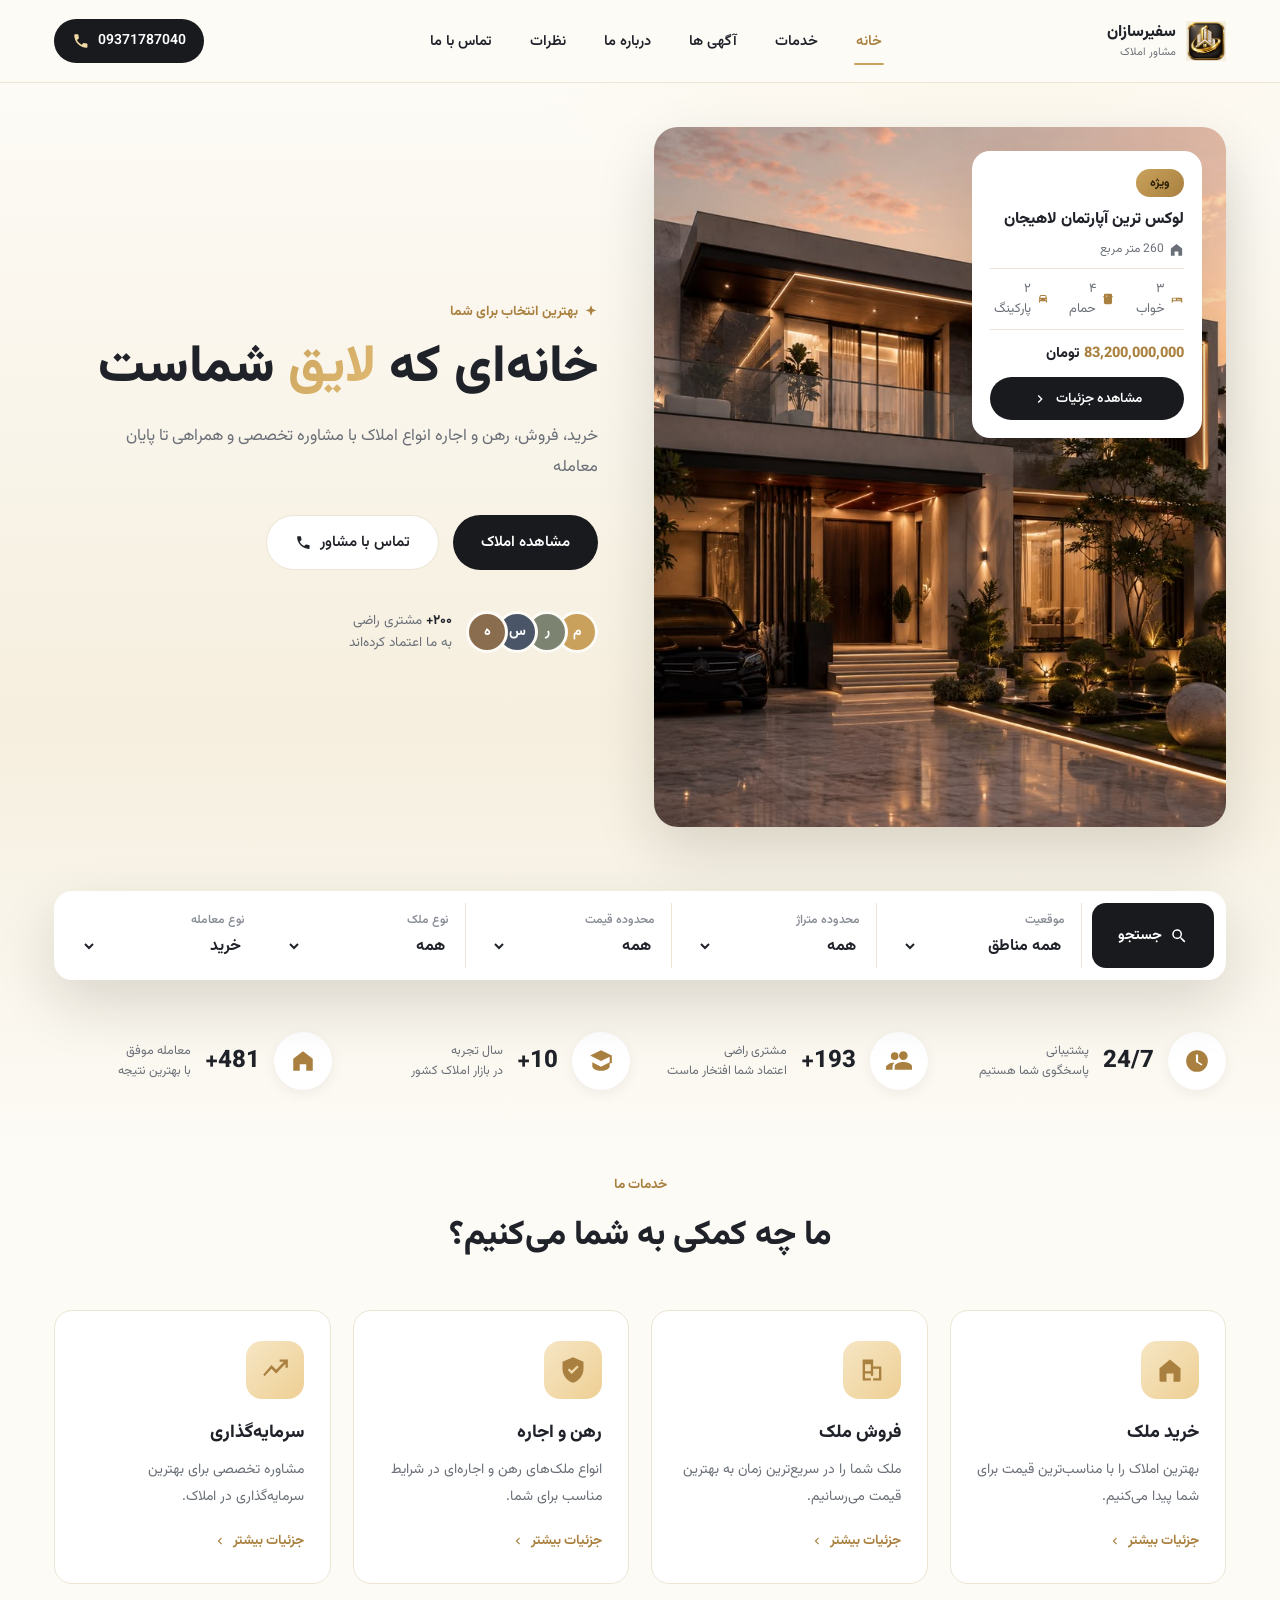
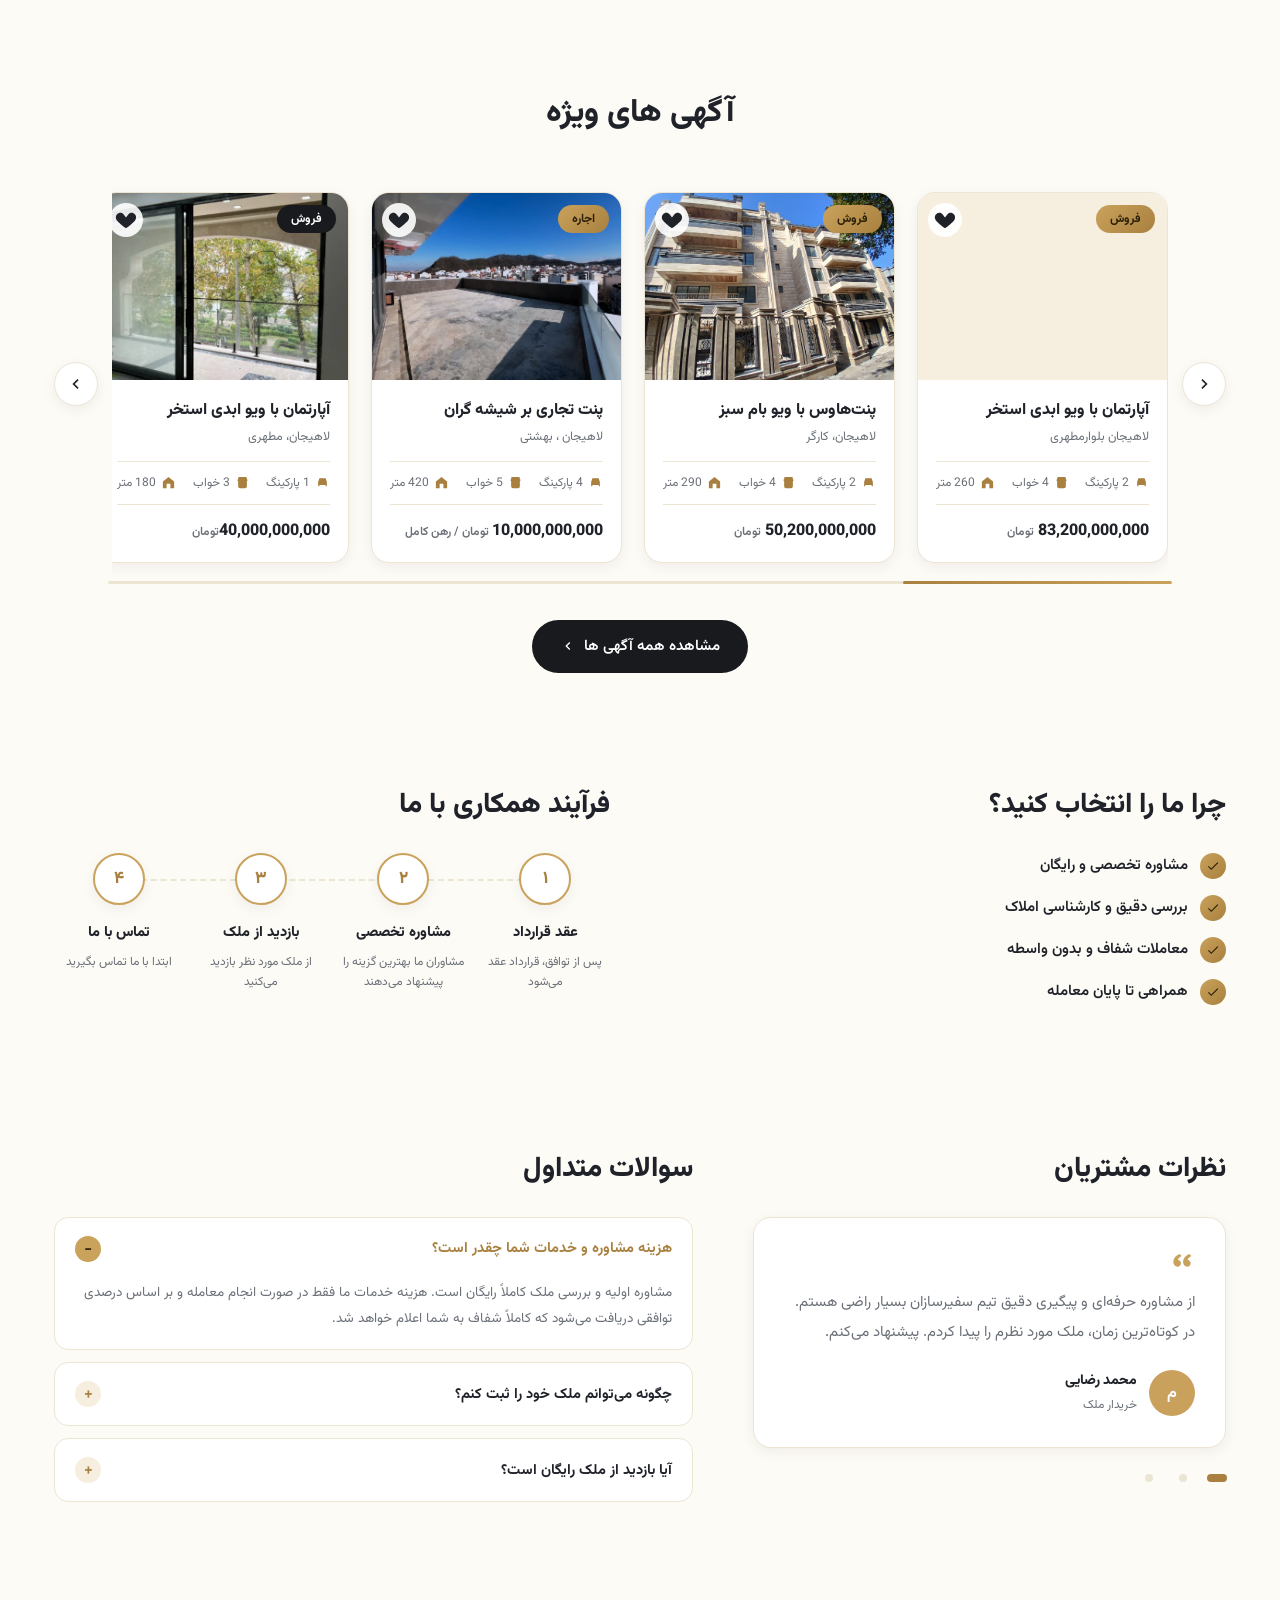
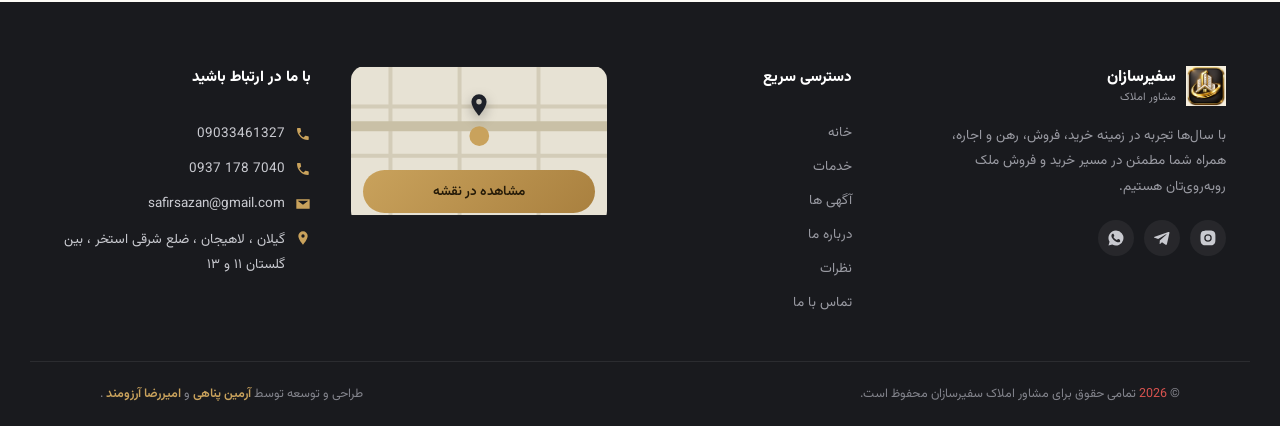
<file: index.html>
<!DOCTYPE html>
<html lang="fa" dir="rtl">
<head>
<meta charset="UTF-8">
<meta name="viewport" content="width=device-width, initial-scale=1.0">
<title>املاک سفیرسازان | مشاور املاک تخصصی خرید، فروش، رهن و اجاره</title>
<meta name="description" content="سفیرسازان؛ مشاور املاک با بیش از ۱۰ سال تجربه. خرید، فروش، رهن و اجاره انواع ملک با مشاوره تخصصی و رایگان و همراهی تا پایان معامله.">
<meta name="keywords" content="مشاور املاک, خرید ملک, فروش ملک, رهن و اجاره, ویلا, آپارتمان, پنت‌هاوس, لاهیجان">
<meta name="author" content="ARMIN PANAHI | AMIRREZA AREZOMAND">
<meta name="theme-color" content="#191a1e">
<link rel="canonical" href="https://www.safirsazan.ir/">

<!-- Open Graph / Social preview -->
<meta property="og:type" content="website">
<meta property="og:locale" content="fa_IR">
<meta property="og:title" content="سفیرسازان | مشاور املاک تخصصی">
<meta property="og:description" content="خرید، فروش، رهن و اجاره انواع املاک با مشاوره تخصصی و همراهی تا پایان معامله.">
<meta property="og:url" content="https://www.safirsazan.ir/">
<meta property="og:site_name" content="سفیرسازان">
<meta property="og:image" content="assets/img/apartment-sunrise.png">
<meta name="twitter:card" content="summary_large_image">
<meta name="twitter:title" content="سفیرسازان | مشاور املاک تخصصی">
<meta name="twitter:description" content="خرید، فروش، رهن و اجاره انواع املاک با مشاوره تخصصی و همراهی تا پایان معامله.">

<!-- Favicon (SVG for modern browsers, PNG/ICO fallbacks for the rest) -->
<link rel="icon" type="image/svg+xml" href="assets/img/icons/favicon/favicon-128x128.png">
<link rel="icon" type="image/png" sizes="32x32" href="assets/img/icons/favicon/favicon-32x32.png">
<link rel="icon" type="image/png" sizes="16x16" href="assets/img/icons/favicon/favicon-16x16.png">
<link rel="icon" type="image/x-icon" href="assets/img/icons/favicon/favicon.ico">
<link rel="apple-touch-icon" sizes="180x180" href="assets/img/icons/apple/apple-touch-icon.png">
<link rel="mask-icon" href="assets/img/favicon.svg" color="#c9a25c">
<link rel="manifest" href="site.webmanifest">

<!-- Self-hosted font: preload for fastest paint (no third-party font CDN) -->
<link rel="preload" href="assets/fonts/vazirmatn-variable.woff2" as="font" type="font/woff2" crossorigin>
<link rel="stylesheet" href="css/style.css">

<!-- Structured data for search engines -->
<script type="application/ld+json">
{
  "@context": "https://schema.org",
  "@type": "RealEstateAgent",
  "name": "سفیرسازان",
  "description": "مشاور املاک تخصصی خرید، فروش، رهن و اجاره",
  "telephone": "+989371787040",
  "address": {
    "@type": "PostalAddress",
    "addressLocality": "گیلان",
    "addressRegion": "لاهیجان",
    "streetAddress": "دور استخر لاهیجان - بین گلستان ۱۱ و ۱۳",
    "addressCountry": "IR"
  },
  "areaServed": "لاهیجان",
  "priceRange": "$$$"
}
</script>

<script type="application/ld+json">
    {
    "@context": "https://schema.org",
    "@type": "Person",
    "@id": "https://arminpanahi.ir/#person",
    "name": "َArmin Panahi",
    "alternateName": "آرمین پناهی",
    "url": "https://arminpanahi.ir/",
    "jobTitle": "Front-End Developer",
    "sameAs": [
        "https://github.com/armin-panahi",
        "https://www.linkedin.com/in/armin-panahi/"
      ]
    }
</script>
<script type="application/ld+json">
  {
  "@context": "https://schema.org",
  "@type": "WebSite",
  "name": "safirsazan",
  "url": "https://safirsazan.ir/",
  "creator": {
      "@type": "Person",
      "@id": "https://arminpanahi.ir/#person",
      "name": "Armin Panahi",
      "url": "https://arminpanahi.ir/"
    }
  }
</script>

</head>
<body>

<div class="scroll-progress" id="scrollProgress" aria-hidden="true"></div>

<a href="#main-content" class="skip-link">رفتن به محتوای اصلی</a>

<!-- ============ HEADER ============ -->
<header class="site-header" id="siteHeader">
  <div class="container header-inner">
    <a href="#home" class="brand" aria-label="سفیرسازان، صفحه اصلی">
      <img src="assets/img/icons/master/logo-icon-690x690-transparent.png" alt="" class="brand-mark">
      <span class="brand-text">
        <strong>سفیرسازان</strong>
        <small>مشاور املاک</small>
      </span>
    </a>

    <nav class="main-nav" id="mainNav" aria-label="منوی اصلی">
      <a href="#home" class="active" aria-current="page">خانه</a>
      <a href="#services">خدمات</a>
      <a href="./listings.html">آگهی ها</a>
      <a href="#about">درباره ما</a>
      <a href="#faq">نظرات</a>
      <a href="#contact">تماس با ما</a>
    </nav>

    <div class="header-actions">
      <a href="tel:+989371787040" class="phone-pill">
        <span>09371787040</span>
        <span class="phone-icon" aria-hidden="true">
          <svg viewBox="0 0 24 24" width="18" height="18"><path fill="currentColor" d="M6.6 10.8c1.4 2.7 3.6 4.9 6.3 6.3l2.1-2.1c.3-.3.7-.4 1-.2 1.1.4 2.3.6 3.6.6.6 0 1 .4 1 1V20c0 .6-.4 1-1 1C10.6 21 3 13.4 3 4c0-.6.4-1 1-1h3.6c.6 0 1 .4 1 1 0 1.3.2 2.5.6 3.6.1.4 0 .8-.2 1L6.6 10.8z"/></svg>
        </span>
      </a>
      <button class="hamburger" id="hamburger" aria-label="باز کردن منو" aria-expanded="false" aria-controls="mainNav">
        <span></span><span></span><span></span>
      </button>
    </div>
  </div>
</header>

<main id="main-content">

<!-- ============ HERO ============ -->
<section class="hero" id="home">
  <div class="container hero-grid">

    <div class="hero-media">
      <img src="./assets/img/Modern Villa.jfif" alt="نمای لوکس‌ترین آپارتمان لاهیجان در هنگام طلوع آفتاب" class="hero-img" width="900" height="700">
      <div class="hero-float-card">
        <span class="badge badge-gold">ویژه</span>
        <h3>لوکس ترین آپارتمان لاهیجان</h3>
        <div class="float-meta">
          <span class="meta-item">
            <svg viewBox="0 0 24 24" width="15" height="15" aria-hidden="true"><path fill="currentColor" d="M3 10.5 12 3l9 7.5V21a1 1 0 0 1-1 1h-5v-7H9v7H4a1 1 0 0 1-1-1V10.5z"/></svg>
            260 متر مربع
          </span>
        </div>
        <div class="float-specs">
          <span><svg viewBox="0 0 24 24" width="16" height="16" aria-hidden="true"><path fill="currentColor" d="M3 18v-6a2 2 0 0 1 2-2h14a2 2 0 0 1 2 2v6h-2v-2H5v2H3zm2-6v2h5v-3H6a1 1 0 0 0-1 1zm7-1v3h7a1 1 0 0 0-1-1H12v-2h1z"/></svg>۳ خواب</span>
          <span><svg viewBox="0 0 24 24" width="16" height="16" aria-hidden="true"><path fill="currentColor" d="M7 3a2 2 0 0 0-2 2v2H4v2h1v9a3 3 0 0 0 3 3h8a3 3 0 0 0 3-3v-9h1V7h-1V5a2 2 0 0 0-2-2H7zm2 4a1 1 0 1 1 2 0 1 1 0 0 1-2 0z"/></svg>۴ حمام</span>
          <span><svg viewBox="0 0 24 24" width="16" height="16" aria-hidden="true"><path fill="currentColor" d="M5 11 6.6 6.2A2 2 0 0 1 8.5 5h7a2 2 0 0 1 1.9 1.2L19 11v7h-2v-2H7v2H5v-7zm2.2-1h9.6l-1-3H8.2l-1 3zM7 14a1 1 0 1 0 0-2 1 1 0 0 0 0 2zm10 0a1 1 0 1 0 0-2 1 1 0 0 0 0 2z"/></svg>۲ پارکینگ</span>
        </div>
        <div class="float-price">
          <span>83,200,000,000</span> تومان
        </div>
        <a href="#properties" class="btn btn-dark btn-block btn-sm">
          مشاهده جزئیات
          <svg viewBox="0 0 24 24" width="16" height="16" aria-hidden="true"><path fill="currentColor" d="M10 6 8.6 7.4 13.2 12l-4.6 4.6L10 18l6-6z"/></svg>
        </a>
      </div>
    </div>

    <div class="hero-copy">
      <span class="eyebrow">
        <svg viewBox="0 0 24 24" width="14" height="14" aria-hidden="true"><path fill="currentColor" d="m12 2 2.6 6.6L21 11l-6.4 2.4L12 20l-2.6-6.6L3 11l6.4-2.4z"/></svg>
        بهترین انتخاب برای شما
      </span>
      <h1>خانه‌ای که <span class="text-gold">لایق</span> شماست</h1>
      <p class="hero-desc">خرید، فروش، رهن و اجاره انواع املاک با مشاوره تخصصی و همراهی تا پایان معامله</p>

      <div class="hero-btns">
        <a href="#properties" class="btn btn-dark">مشاهده املاک</a>
        <a href="tel:+989371787040" class="btn btn-outline">
          تماس با مشاور
          <svg viewBox="0 0 24 24" width="17" height="17" aria-hidden="true"><path fill="currentColor" d="M6.6 10.8c1.4 2.7 3.6 4.9 6.3 6.3l2.1-2.1c.3-.3.7-.4 1-.2 1.1.4 2.3.6 3.6.6.6 0 1 .4 1 1V20c0 .6-.4 1-1 1C10.6 21 3 13.4 3 4c0-.6.4-1 1-1h3.6c.6 0 1 .4 1 1 0 1.3.2 2.5.6 3.6.1.4 0 .8-.2 1L6.6 10.8z"/></svg>
        </a>
      </div>

      <div class="hero-social-proof">
        <div class="avatar-stack" aria-hidden="true">
          <span style="--c:#caa15c">م</span>
          <span style="--c:#7c8471">ر</span>
          <span style="--c:#4a5568">س</span>
          <span style="--c:#8a6c4f">ه</span>
        </div>
        <p><strong>۲۰۰+</strong> مشتری راضی<br>به ما اعتماد کرده‌اند</p>
      </div>
    </div>
  </div>

  <!-- Search bar -->
  <div class="container">
    <form class="search-bar" id="searchForm" role="search" aria-label="جستجوی ملک">
      <button type="submit" class="search-submit">
        <svg viewBox="0 0 24 24" width="18" height="18" aria-hidden="true"><path fill="currentColor" d="M15.5 14h-.8l-.3-.3a6.5 6.5 0 1 0-.7.7l.3.3v.8l5 5L20.5 19l-5-5zm-6 0A4.5 4.5 0 1 1 14 9.5 4.5 4.5 0 0 1 9.5 14z"/></svg>
        جستجو
      </button>

      <label class="search-field">
        <span>موقعیت</span>
        <select name="location">
          <option value="">همه مناطق</option>
          <option value="مطهری">لاهیجان، مطهری</option>
          <option value="بهشتی">لاهیجان، بهشتی</option>
          <option value="کارگر">لاهیجان، کارگر</option>
          <option value="گلستان">لاهیجان، گلستان</option>
        </select>
      </label>

      <label class="search-field">
        <span>محدوده متراژ</span>
        <select name="area">
          <option value="">همه</option>
          <option value="0-100">تا ۱۰۰ متر</option>
          <option value="100-200">۱۰۰ تا ۲۰۰ متر</option>
          <option value="200-">۲۰۰ متر به بالا</option>
        </select>
      </label>

      <label class="search-field">
        <span>محدوده قیمت</span>
        <select name="price">
          <option value="">همه</option>
          <option value="0-5000000000">تا ۵ میلیارد</option>
          <option value="5000000000-20000000000">۵ تا ۲۰ میلیارد</option>
          <option value="20000000000-">۲۰ میلیارد به بالا</option>
        </select>
      </label>

      <label class="search-field">
        <span>نوع ملک</span>
        <select name="type">
          <option value="">همه</option>
          <option value="villa">ویلا</option>
          <option value="apartment">آپارتمان</option>
          <option value="penthouse">پنت‌هاوس</option>
        </select>
      </label>

      <label class="search-field">
        <span>نوع معامله</span>
        <select name="deal">
          <option value="sale">خرید</option>
          <option value="rent">اجاره</option>
          <option value="mortgage">رهن</option>
        </select>
      </label>
    </form>
  </div>

  <!-- Stats -->
  <div class="container">
    <ul class="stats-row">
      <li>
        <span class="stat-icon" aria-hidden="true"><svg viewBox="0 0 24 24" width="26" height="26"><path fill="currentColor" d="M12 2a10 10 0 1 0 10 10A10 10 0 0 0 12 2zm1 10.6 4 2.3-.7 1.3L11 13V6h2z"/></svg></span>
        <span class="stat-num">24/7</span>
        <span class="stat-label">پشتیبانی<br>پاسخگوی شما هستیم</span>
      </li>
      <li>
        <span class="stat-icon" aria-hidden="true"><svg viewBox="0 0 24 24" width="26" height="26"><path fill="currentColor" d="M16 11a4 4 0 1 0-4-4 4 4 0 0 0 4 4zm-8 0a3.5 3.5 0 1 0-3.5-3.5A3.5 3.5 0 0 0 8 11zm8 2c-2.7 0-8 1.3-8 4v3h16v-3c0-2.7-5.3-4-8-4zm-8 .3A9.4 9.4 0 0 0 0 17v3h6v-2.6c0-1.6.8-2.9 2-3.9-.3 0-.7-.1-1-.2z"/></svg></span>
        <span class="stat-num" data-count="200" data-suffix="+">200+</span>
        <span class="stat-label">مشتری راضی<br>اعتماد شما افتخار ماست</span>
      </li>
      <li>
        <span class="stat-icon" aria-hidden="true"><svg viewBox="0 0 24 24" width="26" height="26"><path fill="currentColor" d="M12 2 2 7l10 5 8-4v6h2V7zM4 13.2V17c0 2 3.6 4 8 4s8-2 8-4v-3.8l-8 4z"/></svg></span>
        <span class="stat-num" data-count="10" data-suffix="+">10+</span>
        <span class="stat-label">سال تجربه<br>در بازار املاک کشور</span>
      </li>
      <li>
        <span class="stat-icon" aria-hidden="true"><svg viewBox="0 0 24 24" width="26" height="26"><path fill="currentColor" d="M3 21V10l9-7 9 7v11h-6v-6H9v6z"/></svg></span>
        <span class="stat-num" data-count="500" data-suffix="+">500+</span>
        <span class="stat-label">معامله موفق<br>با بهترین نتیجه</span>
      </li>
    </ul>
  </div>
</section>

<!-- ============ SERVICES ============ -->
<section class="services" id="services" aria-labelledby="services-title">
  <div class="container">
    <div class="section-head">
      <span class="eyebrow eyebrow-center">خدمات ما</span>
      <h2 id="services-title">ما چه کمکی به شما می‌کنیم؟</h2>
    </div>

    <div class="services-grid">
      <article class="service-card">
        <span class="service-icon" aria-hidden="true">
          <svg viewBox="0 0 24 24" width="28" height="28"><path fill="currentColor" d="M3 10.5 12 3l9 7.5V21a1 1 0 0 1-1 1h-5v-7H9v7H4a1 1 0 0 1-1-1V10.5z"/></svg>
        </span>
        <h3>خرید ملک</h3>
        <p>بهترین املاک را با مناسب‌ترین قیمت برای شما پیدا می‌کنیم.</p>
        <a href="#properties" class="card-link">جزئیات بیشتر
          <svg viewBox="0 0 24 24" width="14" height="14" aria-hidden="true"><path fill="currentColor" d="M10 6 8.6 7.4 13.2 12l-4.6 4.6L10 18l6-6z"/></svg>
        </a>
      </article>

      <article class="service-card">
        <span class="service-icon" aria-hidden="true">
          <svg viewBox="0 0 24 24" width="28" height="28"><path fill="currentColor" d="M4 21V3h9v6h7v12h-7v-4h-2v4zm2-2h5v-4H6zm0-6h5V7H6zm7 6h5v-8h-5z"/></svg>
        </span>
        <h3>فروش ملک</h3>
        <p>ملک شما را در سریع‌ترین زمان به بهترین قیمت می‌رسانیم.</p>
        <a href="#properties" class="card-link">جزئیات بیشتر
          <svg viewBox="0 0 24 24" width="14" height="14" aria-hidden="true"><path fill="currentColor" d="M10 6 8.6 7.4 13.2 12l-4.6 4.6L10 18l6-6z"/></svg>
        </a>
      </article>

      <article class="service-card">
        <span class="service-icon" aria-hidden="true">
          <svg viewBox="0 0 24 24" width="28" height="28"><path fill="currentColor" d="M12 1 3 5v6c0 5.5 3.8 10.7 9 12 5.2-1.3 9-6.5 9-12V5zm-1.1 14.5-3.4-3.4 1.4-1.4 2 2 4.6-4.6 1.4 1.4z"/></svg>
        </span>
        <h3>رهن و اجاره</h3>
        <p>انواع ملک‌های رهن و اجاره‌ای در شرایط مناسب برای شما.</p>
        <a href="#properties" class="card-link">جزئیات بیشتر
          <svg viewBox="0 0 24 24" width="14" height="14" aria-hidden="true"><path fill="currentColor" d="M10 6 8.6 7.4 13.2 12l-4.6 4.6L10 18l6-6z"/></svg>
        </a>
      </article>

      <article class="service-card">
        <span class="service-icon" aria-hidden="true">
          <svg viewBox="0 0 24 24" width="28" height="28"><path fill="currentColor" d="M3 17.3 9 11l4 4 8-8.3V10h2V3h-7v2h3.6l-6.6 6.7-4-4L2 15.9z"/></svg>
        </span>
        <h3>سرمایه‌گذاری</h3>
        <p>مشاوره تخصصی برای بهترین سرمایه‌گذاری در املاک.</p>
        <a href="#properties" class="card-link">جزئیات بیشتر
          <svg viewBox="0 0 24 24" width="14" height="14" aria-hidden="true"><path fill="currentColor" d="M10 6 8.6 7.4 13.2 12l-4.6 4.6L10 18l6-6z"/></svg>
        </a>
      </article>
    </div>
  </div>
</section>

<!-- ============ FEATURED PROPERTIES ============ -->
<section class="properties" id="properties" aria-labelledby="properties-title">
  <div class="container">
    <div class="section-head">
      <h2 id="properties-title">آگهی های ویژه</h2>
    </div>

    <div class="carousel">
      <button class="carousel-arrow carousel-arrow-prev" id="prevBtn" aria-label="نمایش املاک قبلی">
        <svg viewBox="0 0 24 24" width="20" height="20" aria-hidden="true"><path fill="currentColor" d="M13.7 6 15.1 7.4 10.5 12l4.6 4.6L13.7 18l-6-6z"/></svg>
      </button>

      <ul class="carousel-track" id="carouselTrack">

        <li class="property-card">
          <div class="property-media">
            <img src="assets/img/advertisements/آپارتمان 250 متری در کارگر 1.jpg" alt="آپارتمان با ویو ابدی استخر لاهیجان" width="400" height="300" loading="lazy" decoding="async">
            <span class="badge badge-gold prop-tag">فروش</span>
            <button class="fav-btn" aria-label="افزودن آپارتمان لاهیجان به علاقه‌مندی‌ها" aria-pressed="false">
              <svg viewBox="0 0 24 24" width="30" height="30" aria-hidden="true"><path fill="currentColor" d="M12 21s-7.5-4.9-10.2-9C.1 9.2 1 5.5 4.4 4.4c2-.6 3.9.1 5.1 1.7l2.5 3.2 2.5-3.2c1.2-1.6 3.1-2.3 5.1-1.7C22.9 5.5 23.9 9.2 22.2 12 19.5 16.1 12 21 12 21z"/></svg>
            </button>
          </div>
          <div class="property-body">
            <h3>آپارتمان با ویو ابدی استخر</h3>
            <p class="property-loc">لاهیجان بلوارمطهری</p>
            <ul class="property-specs">
              <li><svg viewBox="0 0 24 24" width="15" height="15" aria-hidden="true"><path fill="currentColor" d="M5 11 6.6 6.2A2 2 0 0 1 8.5 5h7a2 2 0 0 1 1.9 1.2L19 11v7h-2v-2H7v2H5v-7z"/></svg>2 پارکینگ</li>
              <li><svg viewBox="0 0 24 24" width="15" height="15" aria-hidden="true"><path fill="currentColor" d="M7 3a2 2 0 0 0-2 2v2H4v2h1v9a3 3 0 0 0 3 3h8a3 3 0 0 0 3-3v-9h1V7h-1V5a2 2 0 0 0-2-2z"/></svg>4 خواب</li>
              <li><svg viewBox="0 0 24 24" width="15" height="15" aria-hidden="true"><path fill="currentColor" d="M3 10.5 12 3l9 7.5V21h-6v-7H9v7H3z"/></svg>260 متر</li>
            </ul>
            <div class="property-price"> 83,200,000,000 <span>تومان</span></div>
          </div>
        </li>
        
        <li class="property-card">
          <div class="property-media">
            <img src="assets/img/advertisements/آپارتمان 170 متری در کارگر 8.jpg" alt="پنت‌هاوس ۴ خوابه در لاهیجان" width="400" height="300" loading="lazy" decoding="async">
            <span class="badge badge-gold prop-tag">فروش</span>
            <button class="fav-btn" aria-label="افزودن پنت‌هاوس لاهیجان به علاقه‌مندی‌ها" aria-pressed="false">
              <svg viewBox="0 0 24 24" width="30" height="30" aria-hidden="true"><path fill="currentColor" d="M12 21s-7.5-4.9-10.2-9C.1 9.2 1 5.5 4.4 4.4c2-.6 3.9.1 5.1 1.7l2.5 3.2 2.5-3.2c1.2-1.6 3.1-2.3 5.1-1.7C22.9 5.5 23.9 9.2 22.2 12 19.5 16.1 12 21 12 21z"/></svg>
            </button>
          </div>
          <div class="property-body">
            <h3>پنت‌هاوس  با ویو بام سبز </h3>
            <p class="property-loc">لاهیجان، کارگر</p>
            <ul class="property-specs">
              <li><svg viewBox="0 0 24 24" width="15" height="15" aria-hidden="true"><path fill="currentColor" d="M5 11 6.6 6.2A2 2 0 0 1 8.5 5h7a2 2 0 0 1 1.9 1.2L19 11v7h-2v-2H7v2H5v-7z"/></svg>2 پارکینگ</li>
              <li><svg viewBox="0 0 24 24" width="15" height="15" aria-hidden="true"><path fill="currentColor" d="M7 3a2 2 0 0 0-2 2v2H4v2h1v9a3 3 0 0 0 3 3h8a3 3 0 0 0 3-3v-9h1V7h-1V5a2 2 0 0 0-2-2z"/></svg>4 خواب</li>
              <li><svg viewBox="0 0 24 24" width="15" height="15" aria-hidden="true"><path fill="currentColor" d="M3 10.5 12 3l9 7.5V21h-6v-7H9v7H3z"/></svg>290 متر</li>
            </ul>
            <div class="property-price"> 50,200,000,000 <span>تومان</span></div>
          </div>
        </li>

        <li class="property-card">
          <div class="property-media">
            <img src="assets/img/advertisements/آپارتمان تجاری 340 متری بر اصلی شیشه گران.jpg" alt="آپارتمان تجاری بر اصلی شیشه گران لاهیجان" width="400" height="300" loading="lazy" decoding="async">
            <span class="badge badge-gold prop-tag">اجاره</span>
            <button class="fav-btn" aria-label="افزودن آپارتمان تجاری به علاقه‌مندی‌ها" aria-pressed="false">
              <svg viewBox="0 0 24 24" width="30" height="30" aria-hidden="true"><path fill="currentColor" d="M12 21s-7.5-4.9-10.2-9C.1 9.2 1 5.5 4.4 4.4c2-.6 3.9.1 5.1 1.7l2.5 3.2 2.5-3.2c1.2-1.6 3.1-2.3 5.1-1.7C22.9 5.5 23.9 9.2 22.2 12 19.5 16.1 12 21 12 21z"/></svg>
            </button>
          </div>
          <div class="property-body">
            <h3>پنت تجاری بر شیشه گران</h3>
            <p class="property-loc">لاهیجان ، بهشتی</p>
            <ul class="property-specs">
              <li><svg viewBox="0 0 24 24" width="15" height="15" aria-hidden="true"><path fill="currentColor" d="M5 11 6.6 6.2A2 2 0 0 1 8.5 5h7a2 2 0 0 1 1.9 1.2L19 11v7h-2v-2H7v2H5v-7z"/></svg>4 پارکینگ</li>
              <li><svg viewBox="0 0 24 24" width="15" height="15" aria-hidden="true"><path fill="currentColor" d="M7 3a2 2 0 0 0-2 2v2H4v2h1v9a3 3 0 0 0 3 3h8a3 3 0 0 0 3-3v-9h1V7h-1V5a2 2 0 0 0-2-2z"/></svg>5 خواب</li>
              <li><svg viewBox="0 0 24 24" width="15" height="15" aria-hidden="true"><path fill="currentColor" d="M3 10.5 12 3l9 7.5V21h-6v-7H9v7H3z"/></svg>420 متر</li>
            </ul>
            <div class="property-price">10,000,000,000<span> تومان / رهن کامل</span></div>
          </div>
        </li>

        <li class="property-card">
          <div class="property-media">
            <img src="assets/img/advertisements/آپارتمان 180 متری بر اصلی بلوار مطهری.jpg" alt="آپارتمان ویو ابدی استخر لاهیجان" width="400" height="300" loading="lazy" decoding="async">
            <span class="badge badge-dark prop-tag">فروش</span>
            <button class="fav-btn" aria-label="افزودن آپارتمان لاهیجان به علاقه‌مندی‌ها" aria-pressed="false">
              <svg viewBox="0 0 24 24" width="30" height="30" aria-hidden="true"><path fill="currentColor" d="M12 21s-7.5-4.9-10.2-9C.1 9.2 1 5.5 4.4 4.4c2-.6 3.9.1 5.1 1.7l2.5 3.2 2.5-3.2c1.2-1.6 3.1-2.3 5.1-1.7C22.9 5.5 23.9 9.2 22.2 12 19.5 16.1 12 21 12 21z"/></svg>
            </button>
          </div>
          <div class="property-body">
            <h3>آپارتمان با ویو ابدی استخر</h3>
            <p class="property-loc">لاهیجان، مطهری</p>
            <ul class="property-specs">
              <li><svg viewBox="0 0 24 24" width="15" height="15" aria-hidden="true"><path fill="currentColor" d="M5 11 6.6 6.2A2 2 0 0 1 8.5 5h7a2 2 0 0 1 1.9 1.2L19 11v7h-2v-2H7v2H5v-7z"/></svg>1 پارکینگ</li>
              <li><svg viewBox="0 0 24 24" width="15" height="15" aria-hidden="true"><path fill="currentColor" d="M7 3a2 2 0 0 0-2 2v2H4v2h1v9a3 3 0 0 0 3 3h8a3 3 0 0 0 3-3v-9h1V7h-1V5a2 2 0 0 0-2-2z"/></svg>3 خواب</li>
              <li><svg viewBox="0 0 24 24" width="15" height="15" aria-hidden="true"><path fill="currentColor" d="M3 10.5 12 3l9 7.5V21h-6v-7H9v7H3z"/></svg>180 متر</li>
            </ul>
            <div class="property-price">40,000,000,000<span>تومان</span></div>
          </div>
        </li>

        <li class="property-card">
          <div class="property-media">

            <img src="assets/img//advertisements/ویلا 230 متری در بهشتی 2.jpg" alt="ویلا در شهر لاهیجان " width="400" height="300" loading="lazy" decoding="async">
            <span class="badge badge-gold prop-tag">فروش</span>
            <button class="fav-btn" aria-label="افزودن ویلای لاهیجان به علاقه‌مندی‌ها" aria-pressed="false">
              <svg viewBox="0 0 24 24" width="30" height="30" aria-hidden="true"><path fill="currentColor" d="M12 21s-7.5-4.9-10.2-9C.1 9.2 1 5.5 4.4 4.4c2-.6 3.9.1 5.1 1.7l2.5 3.2 2.5-3.2c1.2-1.6 3.1-2.3 5.1-1.7C22.9 5.5 23.9 9.2 22.2 12 19.5 16.1 12 21 12 21z"/></svg>
            </button>
          </div>
          <div class="property-body">
            <h3>ویلا شهری در شیشه گران</h3>
            <p class="property-loc">لاهیجان ، بهشتی</p>
            <ul class="property-specs">
              <li><svg viewBox="0 0 24 24" width="15" height="15" aria-hidden="true"><path fill="currentColor" d="M5 11 6.6 6.2A2 2 0 0 1 8.5 5h7a2 2 0 0 1 1.9 1.2L19 11v7h-2v-2H7v2H5v-7z"/></svg>3 پارکینگ</li>
              <li><svg viewBox="0 0 24 24" width="15" height="15" aria-hidden="true"><path fill="currentColor" d="M7 3a2 2 0 0 0-2 2v2H4v2h1v9a3 3 0 0 0 3 3h8a3 3 0 0 0 3-3v-9h1V7h-1V5a2 2 0 0 0-2-2z"/></svg>3 خواب</li>
              <li><svg viewBox="0 0 24 24" width="15" height="15" aria-hidden="true"><path fill="currentColor" d="M3 10.5 12 3l9 7.5V21h-6v-7H9v7H3z"/></svg>320 متر</li>
            </ul>
            <div class="property-price">30,000,000,000 <span>تومان</span></div>
          </div>
        </li>

        <li class="property-card">
          <div class="property-media">
            <img src="assets/img/advertisements/آپارتمان 165 متری در نیما 10.jpg"آپارتمان 3 خواب در نیما لاهیجان" width="400" height="300" loading="lazy" decoding="async">
            <span class="badge badge-dark prop-tag">اجاره</span>
            <button class="fav-btn" aria-label="افزودن آپارتمان لاهیجان به علاقه‌مندی‌ها" aria-pressed="false">
              <svg viewBox="0 0 24 24" width="30" height="30" aria-hidden="true"><path fill="currentColor" d="M12 21s-7.5-4.9-10.2-9C.1 9.2 1 5.5 4.4 4.4c2-.6 3.9.1 5.1 1.7l2.5 3.2 2.5-3.2c1.2-1.6 3.1-2.3 5.1-1.7C22.9 5.5 23.9 9.2 22.2 12 19.5 16.1 12 21 12 21z"/></svg>
            </button>
          </div>
          <div class="property-body">
            <h3>آپارتمان دو قدمی استخر</h3>
            <p class="property-loc">لاهیجان، نیما</p>
            <ul class="property-specs">
              <li><svg viewBox="0 0 24 24" width="15" height="15" aria-hidden="true"><path fill="currentColor" d="M5 11 6.6 6.2A2 2 0 0 1 8.5 5h7a2 2 0 0 1 1.9 1.2L19 11v7h-2v-2H7v2H5v-7z"/></svg>1 پارکینگ</li>
              <li><svg viewBox="0 0 24 24" width="15" height="15" aria-hidden="true"><path fill="currentColor" d="M7 3a2 2 0 0 0-2 2v2H4v2h1v9a3 3 0 0 0 3 3h8a3 3 0 0 0 3-3v-9h1V7h-1V5a2 2 0 0 0-2-2z"/></svg>3 خواب</li>
              <li><svg viewBox="0 0 24 24" width="15" height="15" aria-hidden="true"><path fill="currentColor" d="M3 10.5 12 3l9 7.5V21h-6v-7H9v7H3z"/></svg>150 متر</li>
            </ul>
            <div class="property-price">70,000,000 <span>تومان / ماهیانه</span></div>
          </div>
        </li>


      </ul>

      <button class="carousel-arrow carousel-arrow-next" id="nextBtn" aria-label="نمایش املاک بعدی">
        <svg viewBox="0 0 24 24" width="20" height="20" aria-hidden="true"><path fill="currentColor" d="M10.3 6 8.9 7.4 13.5 12l-4.6 4.6L10.3 18l6-6z"/></svg>
      </button>
    </div>

    <div class="carousel-progress" aria-hidden="true">
      <div class="carousel-progress-bar" id="carouselProgressBar"></div>
    </div>

    <div class="properties-cta">
      <a href="listings.html" class="btn btn-dark">
        مشاهده همه آگهی ها
        <svg viewBox="0 0 24 24" width="16" height="16" aria-hidden="true"><path fill="currentColor" d="M14 6l1.4 1.4L10.8 12l4.6 4.6L14 18l-6-6z"/></svg>
      </a>
    </div>
  </div>
</section>

<!-- ============ WHY US + PROCESS ============ -->
<section class="why-process" id="about" aria-labelledby="why-title">
  <div class="container why-process-grid">

    <div class="why-col">
      <h2 id="why-title">چرا ما را انتخاب کنید؟</h2>
      <ul class="check-list">
        <li>
          <span class="check-ico" aria-hidden="true"><svg viewBox="0 0 24 24" width="14" height="14"><path fill="currentColor" d="M9 16.2 4.8 12l-1.4 1.4L9 19 21 7l-1.4-1.4z"/></svg></span>
          مشاوره تخصصی و رایگان
        </li>
        <li>
          <span class="check-ico" aria-hidden="true"><svg viewBox="0 0 24 24" width="14" height="14"><path fill="currentColor" d="M9 16.2 4.8 12l-1.4 1.4L9 19 21 7l-1.4-1.4z"/></svg></span>
          بررسی دقیق و کارشناسی املاک
        </li>
        <li>
          <span class="check-ico" aria-hidden="true"><svg viewBox="0 0 24 24" width="14" height="14"><path fill="currentColor" d="M9 16.2 4.8 12l-1.4 1.4L9 19 21 7l-1.4-1.4z"/></svg></span>
          معاملات شفاف و بدون واسطه
        </li>
        <li>
          <span class="check-ico" aria-hidden="true"><svg viewBox="0 0 24 24" width="14" height="14"><path fill="currentColor" d="M9 16.2 4.8 12l-1.4 1.4L9 19 21 7l-1.4-1.4z"/></svg></span>
          همراهی تا پایان معامله
        </li>
      </ul>

      <!-- <div class="skyline" aria-hidden="true">
        <svg viewBox="0 0 260 160" width="100%" height="160">
          <rect x="0" y="60" width="30" height="100" fill="#1b1d23"/>
          <rect x="35" y="30" width="34" height="130" fill="#22242b"/>
          <rect x="74" y="70" width="26" height="90" fill="#1b1d23"/>
          <rect x="105" y="10" width="38" height="150" fill="#282a33"/>
          <rect x="148" y="50" width="28" height="110" fill="#1b1d23"/>
          <rect x="181" y="35" width="32" height="125" fill="#22242b"/>
          <rect x="218" y="75" width="28" height="85" fill="#1b1d23"/>
          <g fill="#c9a25c" opacity="0.85">
            <rect x="8" y="70" width="6" height="6"/><rect x="18" y="70" width="6" height="6"/>
            <rect x="8" y="86" width="6" height="6"/><rect x="18" y="86" width="6" height="6"/>
            <rect x="42" y="42" width="6" height="6"/><rect x="54" y="42" width="6" height="6"/>
            <rect x="42" y="58" width="6" height="6"/><rect x="54" y="58" width="6" height="6"/>
            <rect x="113" y="24" width="6" height="6"/><rect x="127" y="24" width="6" height="6"/>
            <rect x="113" y="40" width="6" height="6"/><rect x="127" y="40" width="6" height="6"/>
            <rect x="189" y="50" width="6" height="6"/><rect x="201" y="50" width="6" height="6"/>
          </g>
        </svg>
      </div> -->
    </div>

    <div class="process-col">
      <h2>فرآیند همکاری با ما</h2>
      <ol class="process-steps">
        <li class="step">
          <span class="step-num">۱</span>
          <h4>عقد قرارداد</h4>
          <p>پس از توافق، قرارداد عقد می‌شود</p>
        </li>
        <li class="step">
          <span class="step-num">۲</span>
          <h4>مشاوره تخصصی</h4>
          <p>مشاوران ما بهترین گزینه را پیشنهاد می‌دهند</p>
        </li>
        <li class="step">
          <span class="step-num">۳</span>
          <h4>بازدید از ملک</h4>
          <p>از ملک مورد نظر بازدید می‌کنید</p>
        </li>
        <li class="step">
          <span class="step-num">۴</span>
          <h4>تماس با ما</h4>
          <p>ابتدا با ما تماس بگیرید</p>
        </li>
      </ol>
    </div>

  </div>
</section>

<!-- ============ TESTIMONIALS + FAQ ============ -->
<section class="reviews-faq" id="faq" aria-labelledby="faq-title reviews-title">
  <div class="container reviews-faq-grid">

    <div class="reviews-col">
      <h2 id="reviews-title">نظرات مشتریان</h2>
      <div class="testimonial-card" id="testimonialCard" aria-live="polite">
        <span class="quote-mark" aria-hidden="true">
          <svg viewBox="0 0 24 24" width="26" height="26"><path fill="currentColor" d="M9.6 5.5C6 7 4 9.7 4 13c0 2.5 1.7 4.3 3.8 4.3 1.8 0 3.2-1.4 3.2-3.2 0-1.7-1.2-3-2.8-3.1.4-1.5 1.7-2.9 3.6-3.7zm9 0C15 7 13 9.7 13 13c0 2.5 1.7 4.3 3.8 4.3 1.8 0 3.2-1.4 3.2-3.2 0-1.7-1.2-3-2.8-3.1.4-1.5 1.7-2.9 3.6-3.7z"/></svg>
        </span>
        <p class="testimonial-text">از مشاوره حرفه‌ای و پیگیری دقیق تیم سفیرسازان بسیار راضی هستم. در کوتاه‌ترین زمان، ملک مورد نظرم را پیدا کردم. پیشنهاد می‌کنم.</p>
        <div class="testimonial-author">
          <span class="avatar-circle" style="--c:#caa15c" aria-hidden="true">م</span>
          <span>
            <strong>محمد رضایی</strong>
            <small>خریدار ملک</small>
          </span>
        </div>
      </div>
      <div class="testimonial-dots" id="testimonialDots" role="tablist" aria-label="انتخاب نظر مشتری">
        <button class="dot active" role="tab" aria-selected="true" aria-label="نظر ۱"></button>
        <button class="dot" role="tab" aria-selected="false" aria-label="نظر ۲"></button>
        <button class="dot" role="tab" aria-selected="false" aria-label="نظر ۳"></button>
      </div>
    </div>

    <div class="faq-col">
      <h2 id="faq-title">سوالات متداول</h2>
      <div class="accordion" id="accordion">
        <details class="acc-item" open>
          <summary class="acc-trigger">
            <span>هزینه مشاوره و خدمات شما چقدر است؟</span>
            <span class="acc-icon" aria-hidden="true">−</span>
          </summary>
          <div class="acc-panel">
            <p>مشاوره اولیه و بررسی ملک کاملاً رایگان است. هزینه خدمات ما فقط در صورت انجام معامله و بر اساس درصدی توافقی دریافت می‌شود که کاملاً شفاف به شما اعلام خواهد شد.</p>
          </div>
        </details>
        <details class="acc-item">
          <summary class="acc-trigger">
            <span>چگونه می‌توانم ملک خود را ثبت کنم؟</span>
            <span class="acc-icon" aria-hidden="true">+</span>
          </summary>
          <div class="acc-panel">
            <p>کافیست از طریق فرم تماس با ما یا تماس تلفنی، مشخصات ملک خود را ثبت کنید تا کارشناسان ما در سریع‌ترین زمان با شما تماس بگیرند.</p>
          </div>
        </details>
        <details class="acc-item">
          <summary class="acc-trigger">
            <span>آیا بازدید از ملک رایگان است؟</span>
            <span class="acc-icon" aria-hidden="true">+</span>
          </summary>
          <div class="acc-panel">
            <p>بله، تمامی بازدیدهای هماهنگ‌شده از املاک برای مشتریان ما کاملاً رایگان و همراه با مشاور متخصص انجام می‌شود.</p>
          </div>
        </details>
      </div>
    </div>

  </div>
</section>

</main>

<!-- ============ FOOTER ============ -->
<footer class="site-footer" id="contact">
  <div class="container footer-grid">

    <div class="footer-col footer-about">
      <a href="#home" class="brand brand-footer" aria-label="سفیرسازان، صفحه اصلی">
        <img src="assets/img/icons/master/logo-icon-690x690-transparent.png" alt="" width="40" height="40">
        <span class="brand-text">
          <strong>سفیرسازان</strong>
          <small>مشاور املاک</small>
        </span>
      </a>
      <p>با سال‌ها تجربه در زمینه خرید، فروش، رهن و اجاره، همراه شما مطمئن در مسیر خرید و فروش ملک روبه‌روی‌تان هستیم.</p>
      <div class="social-row">
        <a href="#" aria-label="اینستاگرام"><svg viewBox="0 0 24 24" width="18" height="18" aria-hidden="true"><path fill="currentColor" d="M12 2c2.7 0 3.1 0 4.1.1 1.1.1 1.8.2 2.4.5.7.3 1.2.6 1.7 1.1.5.5.9 1 1.1 1.7.3.6.4 1.3.5 2.4.1 1 .1 1.4.1 4.1s0 3.1-.1 4.1c-.1 1.1-.2 1.8-.5 2.4-.3.7-.6 1.2-1.1 1.7-.5.5-1 .9-1.7 1.1-.6.3-1.3.4-2.4.5-1 .1-1.4.1-4.1.1s-3.1 0-4.1-.1c-1.1-.1-1.8-.2-2.4-.5-.7-.3-1.2-.6-1.7-1.1-.5-.5-.9-1-1.1-1.7-.3-.6-.4-1.3-.5-2.4C2 15.1 2 14.7 2 12s0-3.1.1-4.1c.1-1.1.2-1.8.5-2.4.3-.7.6-1.2 1.1-1.7.5-.5 1-.9 1.7-1.1.6-.3 1.3-.4 2.4-.5C8.9 2 9.3 2 12 2zm0 5a5 5 0 1 0 0 10 5 5 0 0 0 0-10zm0 8.3a3.3 3.3 0 1 1 0-6.6 3.3 3.3 0 0 1 0 6.6zm5.2-8.5a1.2 1.2 0 1 1 0-2.4 1.2 1.2 0 0 1 0 2.4z"/></svg></a>
        <a href="#" aria-label="تلگرام"><svg viewBox="0 0 24 24" width="18" height="18" aria-hidden="true"><path fill="currentColor" d="M21.9 5.2 18.6 20c-.2 1.1-.9 1.4-1.8.9L12 17.5l-2.2 2.1c-.3.3-.5.5-1 .5l.3-4.9 8.9-8c.4-.3-.1-.5-.6-.2L6.9 13.3 2.1 11.8c-1-.3-1-1 .2-1.5L20.5 4c.9-.3 1.7.2 1.4 1.2z"/></svg></a>
        <a href="#" aria-label="واتساپ"><svg viewBox="0 0 24 24" width="18" height="18" aria-hidden="true"><path fill="currentColor" d="M12 2a10 10 0 0 0-8.6 15.1L2 22l5-1.3A10 10 0 1 0 12 2zm5.8 14.2c-.2.7-1.4 1.3-2 1.4-.5.1-1.2.1-1.9-.1-.4-.1-1-.3-1.7-.6-3-1.3-4.9-4.3-5.1-4.5-.1-.2-1.2-1.6-1.2-3.1s.8-2.2 1-2.5c.3-.3.6-.4.8-.4h.6c.2 0 .4 0 .6.5.2.5.7 1.8.8 1.9.1.2.1.3 0 .5-.1.2-.1.3-.3.5l-.5.5c-.2.2-.3.3-.1.6.2.3.8 1.3 1.7 2.1 1.2 1 2.1 1.4 2.4 1.6.3.1.5.1.6-.1.2-.2.7-.8.9-1.1.2-.3.4-.2.6-.1.2.1 1.6.7 1.9.9.3.1.4.2.5.3.1.2.1.9-.1 1.6z"/></svg></a>
      </div>
    </div>

    <nav class="footer-col footer-links" aria-label="دسترسی سریع">
      <h4>دسترسی سریع</h4>
      <a href="#home">خانه</a>
      <a href="#services">خدمات</a>
      <a href="./listings.html">آگهی ها</a>
      <a href="#about">درباره ما</a>
      <a href="#faq">نظرات</a>
      <a href="#contact">تماس با ما</a>
    </nav>

    <div class="footer-col footer-map">
      <div class="map-box">
        <svg viewBox="0 0 260 150" width="100%" height="150" role="img" aria-label="نقشه موقعیت دفتر املاک سفیرسازان">
          <rect width="260" height="150" fill="#e7e2d4"/>
          <path d="M0 40 H260 M0 90 H260 M40 0 V150 M110 0 V150 M190 0 V150" stroke="#d3ccb8" stroke-width="4"/>
          <path d="M0 60 H260" stroke="#c9c0a6" stroke-width="10"/>
          <circle cx="130" cy="70" r="10" fill="#c9a25c"/>
        </svg>
        <span class="map-pin" aria-hidden="true">
          <svg viewBox="0 0 24 24" width="26" height="26"><path fill="#1e2129" d="M12 2a7 7 0 0 0-7 7c0 5.2 7 13 7 13s7-7.8 7-13a7 7 0 0 0-7-7zm0 9.5A2.5 2.5 0 1 1 12 6.5a2.5 2.5 0 0 1 0 5z"/></svg>
        </span>
        <a href="https://maps.app.goo.gl/sKipbKUtyLzBfkDG6" target="_blank" rel="noopener" class="btn btn-gold btn-sm map-btn">مشاهده در نقشه</a>
      </div>
    </div>

    <div class="footer-col footer-contact">
      <h4>با ما در ارتباط باشید</h4>
      <a href="tel:+989033461327" class="contact-line">
        <svg viewBox="0 0 24 24" width="16" height="16" aria-hidden="true"><path fill="currentColor" d="M6.6 10.8c1.4 2.7 3.6 4.9 6.3 6.3l2.1-2.1c.3-.3.7-.4 1-.2 1.1.4 2.3.6 3.6.6.6 0 1 .4 1 1V20c0 .6-.4 1-1 1C10.6 21 3 13.4 3 4c0-.6.4-1 1-1h3.6c.6 0 1 .4 1 1 0 1.3.2 2.5.6 3.6.1.4 0 .8-.2 1L6.6 10.8z"/></svg>
        09033461327
      </a>
      <a href="tel:+989371787040" class="contact-line">
        <svg viewBox="0 0 24 24" width="16" height="16" aria-hidden="true"><path fill="currentColor" d="M6.6 10.8c1.4 2.7 3.6 4.9 6.3 6.3l2.1-2.1c.3-.3.7-.4 1-.2 1.1.4 2.3.6 3.6.6.6 0 1 .4 1 1V20c0 .6-.4 1-1 1C10.6 21 3 13.4 3 4c0-.6.4-1 1-1h3.6c.6 0 1 .4 1 1 0 1.3.2 2.5.6 3.6.1.4 0 .8-.2 1L6.6 10.8z"/></svg>
        7040 178 0937
      </a>
      <a href="mailto:safirsazan@gmail.com" class="contact-line">
        <svg viewBox="0 0 24 24" width="16" height="16" aria-hidden="true"><path fill="currentColor" d="M2 5h20v14H2zm2 2 8 6 8-6"/></svg>
        safirsazan@gmail.com
      </a>
      <p class="contact-line contact-address">
        <svg viewBox="0 0 24 24" width="16" height="16" aria-hidden="true"><path fill="currentColor" d="M12 2a7 7 0 0 0-7 7c0 5.2 7 13 7 13s7-7.8 7-13a7 7 0 0 0-7-7zm0 9.5A2.5 2.5 0 1 1 12 6.5a2.5 2.5 0 0 1 0 5z"/></svg>
       گیلان ، لاهیجان ، ضلع شرقی استخر ، بین گلستان ۱۱ و ۱۳
      </p>
    </div>

  </div>

  <div class="footer-bottom">
    <p>© <span id="year">2026</span> تمامی حقوق برای مشاور املاک سفیرسازان محفوظ است.</p>
    <p>طراحی و توسعه توسط
      <a href="https://arminpanahi.ir" class="developers">آرمین پناهی</a>
      و
      <a href="https://github.com/Mr-AREZ/Mr-AREZ" class="developers">امیررضا آرزومند</a>
      .
    </p>
  </div>
</footer>

<button class="scroll-top" id="scrollTop" aria-label="بازگشت به بالا">
  <svg viewBox="0 0 24 24" width="18" height="18" aria-hidden="true"><path fill="currentColor" d="M12 5 4.6 12.4 6 13.8l5-5 5 5 1.4-1.4z"/></svg>
</button>

<script src="js/script.js" defer></script>
</body>
</html>
</file>
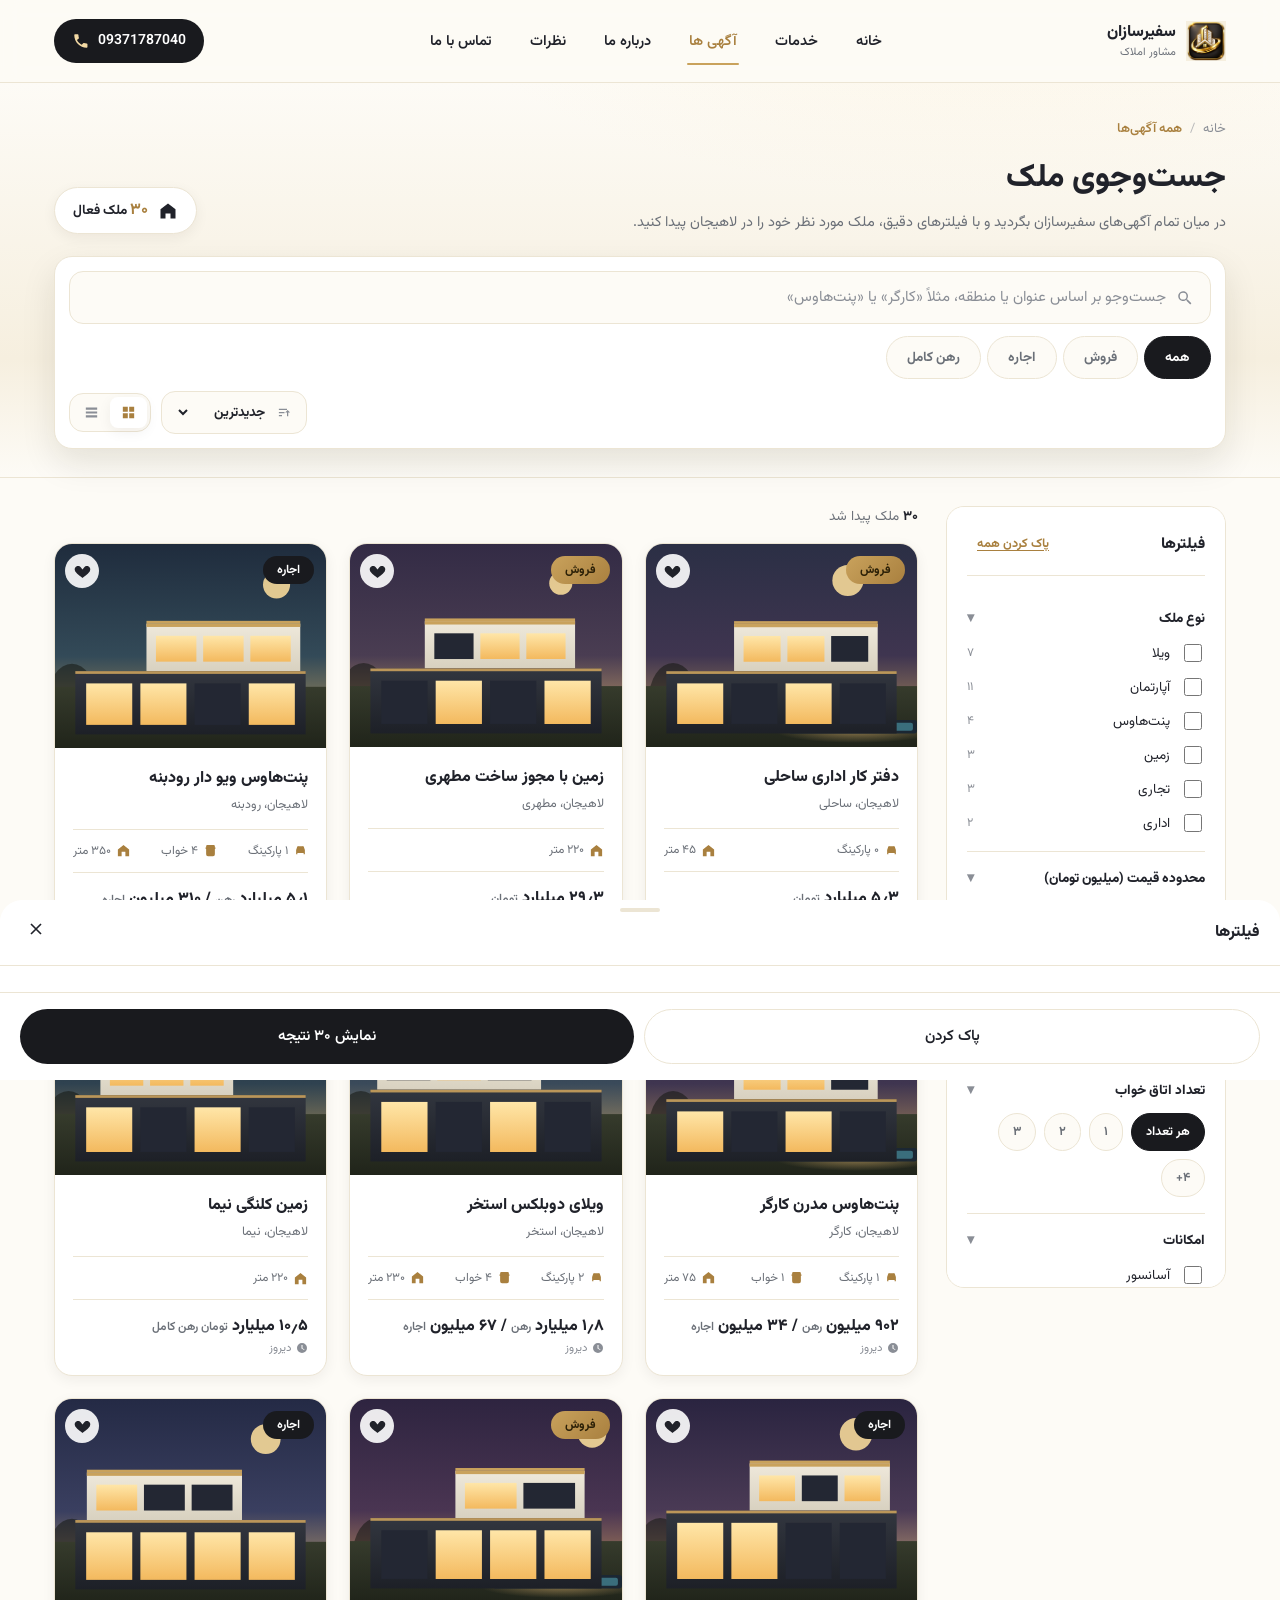
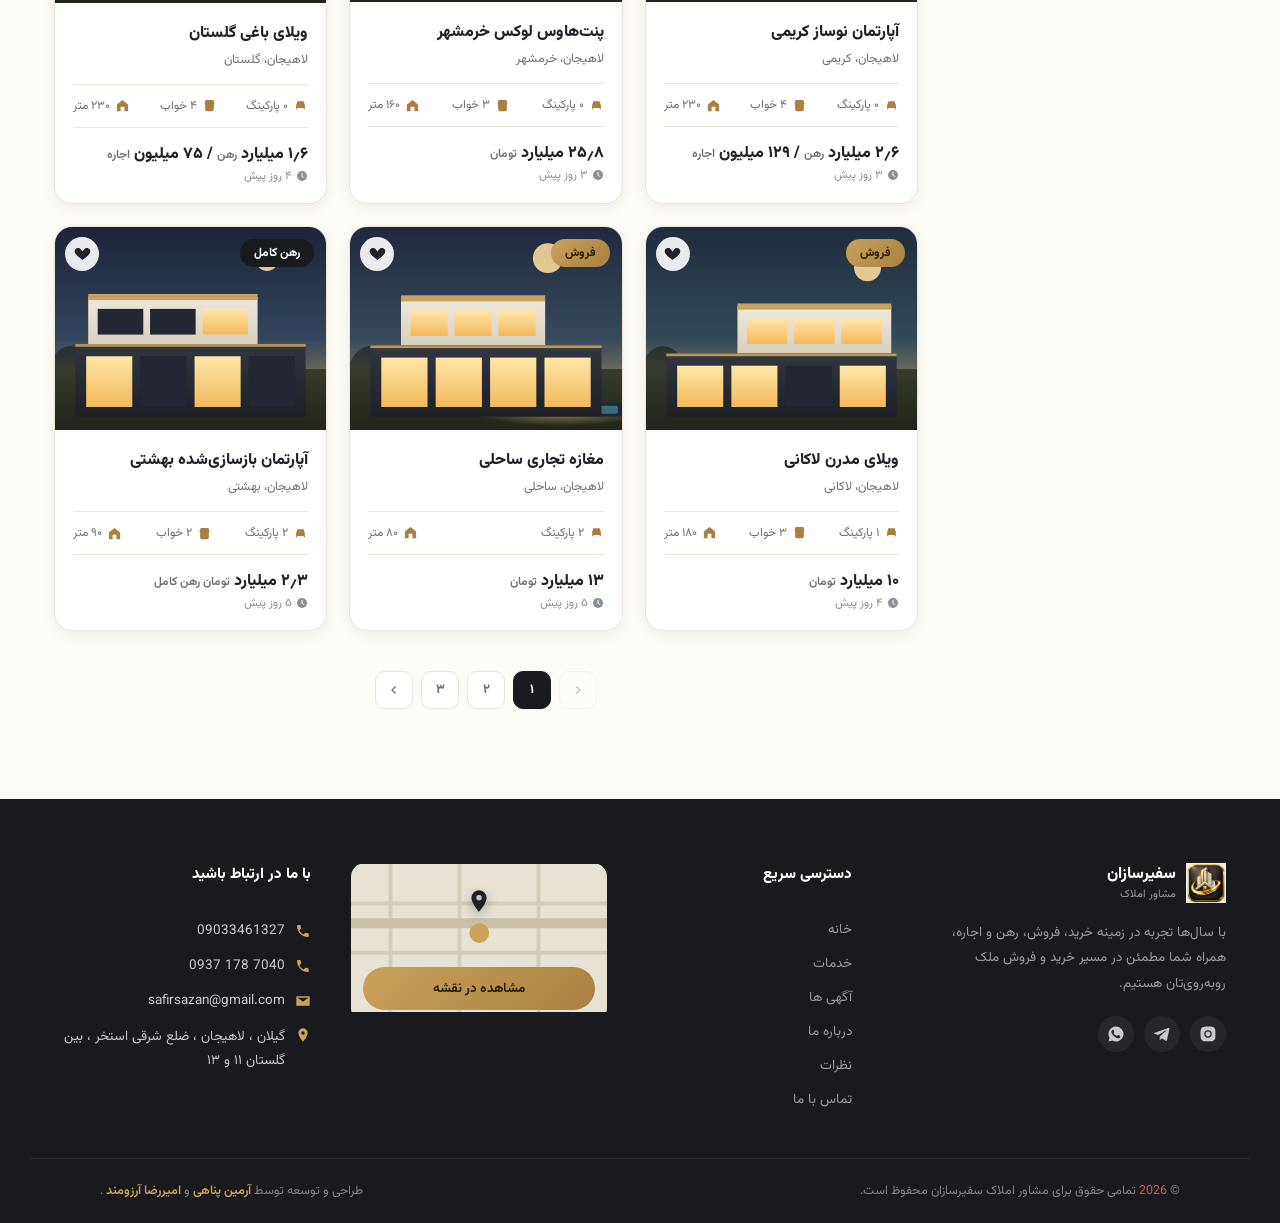
<file: listings.html>
<!DOCTYPE html>
<html lang="fa" dir="rtl">
<head>
<meta charset="UTF-8">
<meta name="viewport" content="width=device-width, initial-scale=1.0">
<title>همه آگهی‌ها | جست‌وجو و فیلتر پیشرفته — سفیرسازان</title>
<meta name="description" content="جست‌وجو و فیلتر پیشرفته میان تمام آگهی‌های ملکی سفیرسازان؛ خرید، فروش، رهن و اجاره ویلا، آپارتمان، پنت‌هاوس، زمین و املاک تجاری در لاهیجان.">
<meta name="keywords" content="آگهی ملک, جست‌وجوی ملک, فیلتر ملک, خرید آپارتمان, اجاره ویلا, رهن و اجاره, املاک لاهیجان">
<meta name="author" content="ARMIN PANAHI | AMIRREZA AREZOMAND">
<meta name="theme-color" content="#191a1e">
<link rel="canonical" href="https://www.safirsazan.ir/listings.html">

<meta property="og:type" content="website">
<meta property="og:locale" content="fa_IR">
<meta property="og:title" content="همه آگهی‌ها | سفیرسازان">
<meta property="og:description" content="جست‌وجو و فیلتر پیشرفته میان تمام آگهی‌های ملکی سفیرسازان.">
<meta property="og:url" content="https://www.safirsazan.ir/listings.html">
<meta property="og:site_name" content="سفیرسازان">
<meta property="og:image" content="assets/img/apartment-sunrise.png">
<meta name="twitter:card" content="summary_large_image">
<meta name="twitter:title" content="همه آگهی‌ها | سفیرسازان">
<meta name="twitter:description" content="جست‌وجو و فیلتر پیشرفته میان تمام آگهی‌های ملکی سفیرسازان.">

<link rel="icon" type="image/svg+xml" href="assets/img/icons/favicon/favicon-128x128.png">
<link rel="icon" type="image/png" sizes="32x32" href="assets/img/icons/favicon/favicon-32x32.png">
<link rel="icon" type="image/png" sizes="16x16" href="assets/img/icons/favicon/favicon-16x16.png">
<link rel="icon" type="image/x-icon" href="assets/img/icons/favicon/favicon.ico">
<link rel="apple-touch-icon" sizes="180x180" href="assets/img/icons/apple/apple-touch-icon.png">
<link rel="mask-icon" href="assets/img/favicon.svg" color="#c9a25c">
<link rel="manifest" href="site.webmanifest">

<link rel="preload" href="assets/fonts/vazirmatn-variable.woff2" as="font" type="font/woff2" crossorigin>
<link rel="stylesheet" href="css/style.css">
<link rel="stylesheet" href="css/listings.css">
</head>
<body>

<div class="scroll-progress" id="scrollProgress" aria-hidden="true"></div>

<a href="#main-content" class="skip-link">رفتن به محتوای اصلی</a>

<!-- ============ HEADER (identical to homepage) ============ -->
<header class="site-header" id="siteHeader">
  <div class="container header-inner">
    <a href="index.html" class="brand" aria-label="سفیرسازان، صفحه اصلی">
      <img src="assets/img/icons/master/logo-icon-690x690-transparent.png" alt="" class="brand-mark">
      <span class="brand-text">
        <strong>سفیرسازان</strong>
        <small>مشاور املاک</small>
      </span>
    </a>

    <nav class="main-nav" id="mainNav" aria-label="منوی اصلی">
      <a href="index.html#home">خانه</a>
      <a href="index.html#services">خدمات</a>
      <a href="listings.html" class="active" aria-current="page">آگهی ها</a>
      <a href="index.html#about">درباره ما</a>
      <a href="index.html#faq">نظرات</a>
      <a href="index.html#contact">تماس با ما</a>
    </nav>

    <div class="header-actions">
      <a href="tel:+989371787040" class="phone-pill">
        <span>09371787040</span>
        <span class="phone-icon" aria-hidden="true">
          <svg viewBox="0 0 24 24" width="18" height="18"><path fill="currentColor" d="M6.6 10.8c1.4 2.7 3.6 4.9 6.3 6.3l2.1-2.1c.3-.3.7-.4 1-.2 1.1.4 2.3.6 3.6.6.6 0 1 .4 1 1V20c0 .6-.4 1-1 1C10.6 21 3 13.4 3 4c0-.6.4-1 1-1h3.6c.6 0 1 .4 1 1 0 1.3.2 2.5.6 3.6.1.4 0 .8-.2 1L6.6 10.8z"/></svg>
        </span>
      </a>
      <button class="hamburger" id="hamburger" aria-label="باز کردن منو" aria-expanded="false" aria-controls="mainNav">
        <span></span><span></span><span></span>
      </button>
    </div>
  </div>
</header>

<main id="main-content">

<!-- ============ PAGE HERO ============ -->
<section class="page-hero" id="listingsTop">
  <div class="container">
    <div class="breadcrumb">
      <a href="index.html">خانه</a>
      <span class="sep">/</span>
      <span class="current">همه آگهی‌ها</span>
    </div>

    <div class="page-hero-head">
      <div>
        <h1>جست‌وجوی ملک</h1>
        <p>در میان تمام آگهی‌های سفیرسازان بگردید و با فیلترهای دقیق، ملک مورد نظر خود را در لاهیجان پیدا کنید.</p>
      </div>
      <div class="page-hero-stat">
        <svg viewBox="0 0 24 24" width="20" height="20" aria-hidden="true"><path fill="currentColor" d="M3 21V10l9-7 9 7v11h-6v-6H9v6z"/></svg>
        <span><strong id="totalListingsStat">۳۰</strong> ملک فعال</span>
      </div>
    </div>

    <!-- Search + deal-type tabs + sort/view toolbar -->
    <div class="search-toolbar">
      <div class="search-row">
        <div class="search-input-wrap">
          <svg viewBox="0 0 24 24" width="18" height="18"><path fill="currentColor" d="M15.5 14h-.8l-.3-.3a6.5 6.5 0 1 0-.7.7l.3.3v.8l5 5L20.5 19l-5-5zm-6 0A4.5 4.5 0 1 1 14 9.5 4.5 4.5 0 0 1 9.5 14z"/></svg>
          <input type="search" data-search-input placeholder="جست‌وجو بر اساس عنوان یا منطقه، مثلاً «کارگر» یا «پنت‌هاوس»" aria-label="جست‌وجوی ملک">
          <button class="clear-search" aria-label="پاک کردن جست‌وجو" type="button">
            <svg viewBox="0 0 24 24" width="16" height="16"><path fill="currentColor" d="M6 6 18 18M18 6 6 18" stroke="currentColor" stroke-width="2"/></svg>
          </button>
        </div>
      </div>

      <div class="deal-tabs" role="tablist" aria-label="نوع معامله">
        <button class="deal-tab active" data-deal-tab="all" role="tab">همه</button>
        <button class="deal-tab" data-deal-tab="sale" role="tab">فروش</button>
        <button class="deal-tab" data-deal-tab="rent" role="tab">اجاره</button>
        <button class="deal-tab" data-deal-tab="mortgage" role="tab">رهن کامل</button>
      </div>

      <div class="toolbar-row2">
        <div class="toolbar-left">
          <button class="filter-trigger" id="filterTriggerBtn" type="button">
            <svg viewBox="0 0 24 24" width="16" height="16" aria-hidden="true"><path fill="currentColor" d="M4 5h16v2l-6 7v5l-4 2v-7L4 7z"/></svg>
            فیلترها
            <span class="badge-count" id="filterBadgeCount" style="display:none">۰</span>
          </button>
        </div>
        <div class="toolbar-right">
          <div class="sort-select-wrap">
            <svg viewBox="0 0 24 24" width="15" height="15" aria-hidden="true"><path fill="currentColor" d="M3 6h13v2H3zm0 5h9v2H3zm0 5h5v2H3zm14-8 4 4h-3v6h-2v-6h-3z"/></svg>
            <select data-sort-select aria-label="مرتب‌سازی">
              <option value="newest">جدیدترین</option>
              <option value="price-asc">ارزان‌ترین</option>
              <option value="price-desc">گران‌ترین</option>
              <option value="area-desc">بیشترین متراژ</option>
            </select>
          </div>
          <div class="view-toggle" role="group" aria-label="نحوه نمایش">
            <button class="active" data-view-btn="grid" aria-label="نمایش شبکه‌ای">
              <svg viewBox="0 0 24 24" width="17" height="17"><path fill="currentColor" d="M4 4h7v7H4zm9 0h7v7h-7zM4 13h7v7H4zm9 0h7v7h-7z"/></svg>
            </button>
            <button data-view-btn="list" aria-label="نمایش لیستی">
              <svg viewBox="0 0 24 24" width="17" height="17"><path fill="currentColor" d="M4 5h16v3H4zm0 5.5h16v3H4zM4 16h16v3H4z"/></svg>
            </button>
          </div>
        </div>
      </div>

      <div class="active-filters" id="activeFilters"></div>
    </div>
  </div>
</section>

<!-- ============ LISTINGS + FILTERS ============ -->
<section class="listings-section">
  <div class="container">
    <div class="listings-layout">

      <!-- Desktop persistent sidebar (the shared #filtersPanel gets moved in here on desktop) -->
      <aside class="filters-sidebar" id="filtersSidebarSlot" aria-label="فیلترها"></aside>

      <div class="listings-main">
        <div class="results-meta">
          <span id="resultsCount"><strong>۳۰</strong> ملک پیدا شد</span>
        </div>

        <ul class="listings-grid" id="listingsGrid"></ul>
        <div id="emptyStateSlot"></div>
        <div class="pagination" id="pagination"></div>
      </div>

    </div>
  </div>
</section>

</main>

<!-- ============ SHARED FILTERS PANEL TEMPLATE ============
     This single panel is moved by JS between the desktop
     sidebar (#filtersSidebarSlot) and the mobile modal
     (#filtersModalSlot) depending on viewport width. -->
<div id="filtersPanel" style="display:none">
  <div class="filters-sidebar-head">
    <h3>فیلترها</h3>
    <button class="clear-all-filters" id="sidebarClearBtn" type="button">پاک کردن همه</button>
  </div>

  <div class="filter-group">
    <div class="filter-group-title">نوع ملک <span class="chevron">▾</span></div>
    <div class="filter-group-body" data-slot="propertyTypeOptions"></div>
  </div>

  <div class="filter-group">
    <div class="filter-group-title">محدوده قیمت (میلیون تومان) <span class="chevron">▾</span></div>
    <div class="filter-group-body">
      <div class="range-inputs">
        <input type="number" min="0" placeholder="حداقل" data-price-min inputmode="numeric">
        <span class="range-sep">تا</span>
        <input type="number" min="0" placeholder="حداکثر" data-price-max inputmode="numeric">
      </div>
    </div>
  </div>

  <div class="filter-group">
    <div class="filter-group-title">محدوده متراژ (متر مربع) <span class="chevron">▾</span></div>
    <div class="filter-group-body">
      <div class="range-inputs">
        <input type="number" min="0" placeholder="حداقل" data-area-min inputmode="numeric">
        <span class="range-sep">تا</span>
        <input type="number" min="0" placeholder="حداکثر" data-area-max inputmode="numeric">
      </div>
    </div>
  </div>

  <div class="filter-group">
    <div class="filter-group-title">تعداد اتاق خواب <span class="chevron">▾</span></div>
    <div class="filter-group-body">
      <div class="chip-group">
        <button class="chip-option active" data-bedrooms="any" type="button">هر تعداد</button>
        <button class="chip-option" data-bedrooms="1" type="button">۱</button>
        <button class="chip-option" data-bedrooms="2" type="button">۲</button>
        <button class="chip-option" data-bedrooms="3" type="button">۳</button>
        <button class="chip-option" data-bedrooms="4+" type="button">۴+</button>
      </div>
    </div>
  </div>

  <div class="filter-group">
    <div class="filter-group-title">امکانات <span class="chevron">▾</span></div>
    <div class="filter-group-body" data-slot="amenityOptions"></div>
  </div>

  <div class="filter-group">
    <div class="filter-group-title">موقعیت (منطقه) <span class="chevron">▾</span></div>
    <div class="filter-group-body neighborhood-list" data-slot="neighborhoodOptions"></div>
  </div>
</div>

<!-- ============ MOBILE FILTERS MODAL ============ -->
<div class="filters-modal-backdrop" id="filtersModalBackdrop"></div>
<div class="filters-modal" id="filtersModal" role="dialog" aria-modal="true" aria-label="فیلترها">
  <div class="filters-modal-head">
    <span class="modal-handle" aria-hidden="true"></span>
    <h3>فیلترها</h3>
    <button id="modalCloseBtn" aria-label="بستن">
      <svg viewBox="0 0 24 24" width="20" height="20"><path fill="currentColor" d="M6 6 18 18M18 6 6 18" stroke="currentColor" stroke-width="2"/></svg>
    </button>
  </div>
  <div class="filters-modal-body" id="filtersModalSlot"></div>
  <div class="filters-modal-foot">
    <button class="btn btn-outline" id="modalClearBtn" type="button">پاک کردن</button>
    <button class="btn btn-dark" id="modalApplyBtn" type="button">نمایش نتایج</button>
  </div>
</div>

<!-- ============ FOOTER (identical to homepage) ============ -->
<footer class="site-footer" id="contact">
  <div class="container footer-grid">

    <div class="footer-col footer-about">
      <a href="index.html" class="brand brand-footer" aria-label="سفیرسازان، صفحه اصلی">
        <img src="assets/img/icons/master/logo-icon-690x690-transparent.png" alt="" width="40" height="40">
        <span class="brand-text">
          <strong>سفیرسازان</strong>
          <small>مشاور املاک</small>
        </span>
      </a>
      <p>با سال‌ها تجربه در زمینه خرید، فروش، رهن و اجاره، همراه شما مطمئن در مسیر خرید و فروش ملک روبه‌روی‌تان هستیم.</p>
      <div class="social-row">
        <a href="#" aria-label="اینستاگرام"><svg viewBox="0 0 24 24" width="18" height="18" aria-hidden="true"><path fill="currentColor" d="M12 2c2.7 0 3.1 0 4.1.1 1.1.1 1.8.2 2.4.5.7.3 1.2.6 1.7 1.1.5.5.9 1 1.1 1.7.3.6.4 1.3.5 2.4.1 1 .1 1.4.1 4.1s0 3.1-.1 4.1c-.1 1.1-.2 1.8-.5 2.4-.3.7-.6 1.2-1.1 1.7-.5.5-1 .9-1.7 1.1-.6.3-1.3.4-2.4.5-1 .1-1.4.1-4.1.1s-3.1 0-4.1-.1c-1.1-.1-1.8-.2-2.4-.5-.7-.3-1.2-.6-1.7-1.1-.5-.5-.9-1-1.1-1.7-.3-.6-.4-1.3-.5-2.4C2 15.1 2 14.7 2 12s0-3.1.1-4.1c.1-1.1.2-1.8.5-2.4.3-.7.6-1.2 1.1-1.7.5-.5 1-.9 1.7-1.1.6-.3 1.3-.4 2.4-.5C8.9 2 9.3 2 12 2zm0 5a5 5 0 1 0 0 10 5 5 0 0 0 0-10zm0 8.3a3.3 3.3 0 1 1 0-6.6 3.3 3.3 0 0 1 0 6.6zm5.2-8.5a1.2 1.2 0 1 1 0-2.4 1.2 1.2 0 0 1 0 2.4z"/></svg></a>
        <a href="#" aria-label="تلگرام"><svg viewBox="0 0 24 24" width="18" height="18" aria-hidden="true"><path fill="currentColor" d="M21.9 5.2 18.6 20c-.2 1.1-.9 1.4-1.8.9L12 17.5l-2.2 2.1c-.3.3-.5.5-1 .5l.3-4.9 8.9-8c.4-.3-.1-.5-.6-.2L6.9 13.3 2.1 11.8c-1-.3-1-1 .2-1.5L20.5 4c.9-.3 1.7.2 1.4 1.2z"/></svg></a>
        <a href="#" aria-label="واتساپ"><svg viewBox="0 0 24 24" width="18" height="18" aria-hidden="true"><path fill="currentColor" d="M12 2a10 10 0 0 0-8.6 15.1L2 22l5-1.3A10 10 0 1 0 12 2zm5.8 14.2c-.2.7-1.4 1.3-2 1.4-.5.1-1.2.1-1.9-.1-.4-.1-1-.3-1.7-.6-3-1.3-4.9-4.3-5.1-4.5-.1-.2-1.2-1.6-1.2-3.1s.8-2.2 1-2.5c.3-.3.6-.4.8-.4h.6c.2 0 .4 0 .6.5.2.5.7 1.8.8 1.9.1.2.1.3 0 .5-.1.2-.1.3-.3.5l-.5.5c-.2.2-.3.3-.1.6.2.3.8 1.3 1.7 2.1 1.2 1 2.1 1.4 2.4 1.6.3.1.5.1.6-.1.2-.2.7-.8.9-1.1.2-.3.4-.2.6-.1.2.1 1.6.7 1.9.9.3.1.4.2.5.3.1.2.1.9-.1 1.6z"/></svg></a>
      </div>
    </div>

    <nav class="footer-col footer-links" aria-label="دسترسی سریع">
      <h4>دسترسی سریع</h4>
      <a href="index.html#home">خانه</a>
      <a href="index.html#services">خدمات</a>
      <a href="listings.html">آگهی ها</a>
      <a href="index.html#about">درباره ما</a>
      <a href="index.html#faq">نظرات</a>
      <a href="index.html#contact">تماس با ما</a>
    </nav>

    <div class="footer-col footer-map">
      <div class="map-box">
        <svg viewBox="0 0 260 150" width="100%" height="150" role="img" aria-label="نقشه موقعیت دفتر املاک سفیرسازان">
          <rect width="260" height="150" fill="#e7e2d4"/>
          <path d="M0 40 H260 M0 90 H260 M40 0 V150 M110 0 V150 M190 0 V150" stroke="#d3ccb8" stroke-width="4"/>
          <path d="M0 60 H260" stroke="#c9c0a6" stroke-width="10"/>
          <circle cx="130" cy="70" r="10" fill="#c9a25c"/>
        </svg>
        <span class="map-pin" aria-hidden="true">
          <svg viewBox="0 0 24 24" width="26" height="26"><path fill="#1e2129" d="M12 2a7 7 0 0 0-7 7c0 5.2 7 13 7 13s7-7.8 7-13a7 7 0 0 0-7-7zm0 9.5A2.5 2.5 0 1 1 12 6.5a2.5 2.5 0 0 1 0 5z"/></svg>
        </span>
        <a href="https://maps.app.goo.gl/sKipbKUtyLzBfkDG6" target="_blank" rel="noopener" class="btn btn-gold btn-sm map-btn">مشاهده در نقشه</a>
      </div>
    </div>

    <div class="footer-col footer-contact">
      <h4>با ما در ارتباط باشید</h4>
      <a href="tel:+989033461327" class="contact-line">
        <svg viewBox="0 0 24 24" width="16" height="16" aria-hidden="true"><path fill="currentColor" d="M6.6 10.8c1.4 2.7 3.6 4.9 6.3 6.3l2.1-2.1c.3-.3.7-.4 1-.2 1.1.4 2.3.6 3.6.6.6 0 1 .4 1 1V20c0 .6-.4 1-1 1C10.6 21 3 13.4 3 4c0-.6.4-1 1-1h3.6c.6 0 1 .4 1 1 0 1.3.2 2.5.6 3.6.1.4 0 .8-.2 1L6.6 10.8z"/></svg>
        09033461327
      </a>
      <a href="tel:+989371787040" class="contact-line">
        <svg viewBox="0 0 24 24" width="16" height="16" aria-hidden="true"><path fill="currentColor" d="M6.6 10.8c1.4 2.7 3.6 4.9 6.3 6.3l2.1-2.1c.3-.3.7-.4 1-.2 1.1.4 2.3.6 3.6.6.6 0 1 .4 1 1V20c0 .6-.4 1-1 1C10.6 21 3 13.4 3 4c0-.6.4-1 1-1h3.6c.6 0 1 .4 1 1 0 1.3.2 2.5.6 3.6.1.4 0 .8-.2 1L6.6 10.8z"/></svg>
        7040 178 0937
      </a>
      <a href="mailto:safirsazan@gmail.com" class="contact-line">
        <svg viewBox="0 0 24 24" width="16" height="16" aria-hidden="true"><path fill="currentColor" d="M2 5h20v14H2zm2 2 8 6 8-6"/></svg>
        safirsazan@gmail.com
      </a>
      <p class="contact-line contact-address">
        <svg viewBox="0 0 24 24" width="16" height="16" aria-hidden="true"><path fill="currentColor" d="M12 2a7 7 0 0 0-7 7c0 5.2 7 13 7 13s7-7.8 7-13a7 7 0 0 0-7-7zm0 9.5A2.5 2.5 0 1 1 12 6.5a2.5 2.5 0 0 1 0 5z"/></svg>
        گیلان ، لاهیجان ، ضلع شرقی استخر ، بین گلستان ۱۱ و ۱۳
      </p>
    </div>

  </div>

  <div class="footer-bottom">
    <p>© <span id="year">2026</span> تمامی حقوق برای مشاور املاک سفیرسازان محفوظ است.</p>
    <p>طراحی و توسعه توسط
      <a href="https://arminpanahi.ir" class="developers">آرمین پناهی</a>
      و
      <a href="https://github.com/Mr-AREZ/Mr-AREZ" class="developers">امیررضا آرزومند</a>
      .
    </p>
  </div>
</footer>

<!-- ============ PROPERTY DETAIL MODAL ============ -->
<div class="detail-modal-backdrop" id="detailModalBackdrop"></div>
<div class="detail-modal" id="detailModal" role="dialog" aria-modal="true" aria-label="جزئیات ملک">
  <button class="detail-modal-close" id="detailCloseBtn" aria-label="بستن">
    <svg viewBox="0 0 24 24" width="18" height="18"><path fill="currentColor" d="M6 6 18 18M18 6 6 18" stroke="currentColor" stroke-width="2"/></svg>
  </button>
  <div class="detail-modal-body" id="detailModalBody"></div>
</div>

<button class="scroll-top" id="scrollTop" aria-label="بازگشت به بالا">
  <svg viewBox="0 0 24 24" width="18" height="18" aria-hidden="true"><path fill="currentColor" d="M12 5 4.6 12.4 6 13.8l5-5 5 5 1.4-1.4z"/></svg>
</button>

<script src="js/script.js" defer></script>
<script src="js/listings-data.js"></script>
<script src="js/listings.js" defer></script>
</body>
</html>
</file>
<file: css/style.css>
/* =========================================================
   سفیرسازان — استایل اصلی
   نسخه: ۲.۰ — آماده استقرار روی هاست
   ========================================================= */

@font-face{
  font-family:'Vazirmatn';
  src:url('../assets/fonts/vazirmatn-variable.woff2') format('woff2-variations'),
      url('../assets/fonts/vazirmatn-variable.woff2') format('woff2');
  font-weight:100 900;
  font-style:normal;
  font-display:swap;
}

:root{
  --cream-1:#fdfbf6;
  --cream-2:#f6efdf;
  --gold:#c9a25c;
  --gold-dark:#a9803f;
  --gold-light:#f3d9a4;
  --dark:#191a1e;
  --dark-2:#24252b;
  --text:#20222a;
  --text-muted:#6b7078;
  --text-soft:#8a8e96;
  --white:#ffffff;
  --border:#ece5d4;

  --radius-xl:24px;
  --radius-lg:18px;
  --radius-md:14px;
  --radius-sm:10px;
  --radius-pill:999px;

  --shadow-sm:0 4px 14px rgba(30,25,10,.06);
  --shadow-md:0 14px 34px rgba(30,25,10,.10);
  --shadow-lg:0 24px 60px rgba(20,18,10,.14);

  --container:1220px;
  --font:'Vazirmatn', 'Tahoma', sans-serif;
}

*,*::before,*::after{ box-sizing:border-box; }
html{ scroll-behavior:smooth; }
body{
  margin:0;
  font-family:var(--font);
  color:var(--text);
  background:var(--cream-1);
  -webkit-font-smoothing:antialiased;
  overflow-x:hidden;
}
img{ max-width:100%; display:block; }
a{ color:inherit; text-decoration:none; }
ul,ol{ list-style:none; margin:0; padding:0; }
button{ font-family:inherit; cursor:pointer; border:none; background:none; color:inherit; }
select{ font-family:inherit; }
h1,h2,h3,h4,p{ margin:0; overflow-wrap:break-word; }
:focus-visible{ outline:2px solid var(--gold-dark); outline-offset:3px; }

/* ---------- scroll progress bar ---------- */
.scroll-progress{
  position:fixed;
  top:0; right:0; left:0;
  height:3px;
  background:linear-gradient(90deg,var(--gold-dark),var(--gold),var(--gold-light));
  transform:scaleX(0);
  transform-origin:right center;
  z-index:200;
  will-change:transform;
}

.container{
  width:100%;
  max-width:var(--container);
  margin:0 auto;
  padding:0 24px;
}

/* ---------- buttons ---------- */
.btn{
  position:relative;
  display:inline-flex;
  align-items:center;
  justify-content:center;
  gap:8px;
  padding:15px 28px;
  border-radius:var(--radius-pill);
  font-size:15px;
  font-weight:600;
  white-space:nowrap;
  overflow:hidden;
  transition:transform .25s cubic-bezier(.2,.8,.2,1), box-shadow .25s ease, background .2s ease, color .2s ease;
}
.btn::before{
  content:"";
  position:absolute;
  inset:0;
  background:linear-gradient(115deg, transparent 20%, rgba(255,255,255,.35) 40%, transparent 60%);
  transform:translateX(-120%);
  transition:transform .6s ease;
  pointer-events:none;
}
.btn:hover::before{ transform:translateX(120%); }
.btn:hover{ transform:translateY(-2px); }
.btn:active{ transform:translateY(0) scale(.98); }
.btn-dark{ background:var(--dark); color:#fff; }
.btn-dark:hover{ background:#000; box-shadow:var(--shadow-md); }
.btn-outline{ background:#fff; color:var(--text); border:1px solid var(--border); }
.btn-outline:hover{ border-color:var(--gold); color:var(--gold-dark); box-shadow:var(--shadow-sm); }
.btn-gold{ background:linear-gradient(135deg,var(--gold),var(--gold-dark)); color:#241a08; }
.btn-gold:hover{ box-shadow:var(--shadow-md); }
.btn-block{ width:100%; }
.btn-sm{ padding:11px 18px; font-size:13.5px; }

.text-gold{ color:var(--gold-dark); background:linear-gradient(135deg,var(--gold),#e3bd75); -webkit-background-clip:text; background-clip:text; color:transparent; }

.badge{
  display:inline-block;
  padding:5px 14px;
  border-radius:var(--radius-pill);
  font-size:12px;
  font-weight:700;
}
.badge-gold{ background:linear-gradient(135deg,var(--gold),var(--gold-dark)); color:#2b2007; animation:badgePulse 2.6s ease-in-out infinite; }
@keyframes badgePulse{
  0%,100%{ box-shadow:0 0 0 0 rgba(201,162,92,.45); }
  50%{ box-shadow:0 0 0 6px rgba(201,162,92,0); }
}
.badge-dark{ background:var(--dark); color:#fff; }

.eyebrow{
  display:inline-flex;
  align-items:center;
  gap:6px;
  color:var(--gold-dark);
  font-weight:700;
  font-size:13.5px;
  margin-bottom:14px;
}
.eyebrow-center{ display:flex; justify-content:center; width:100%; }

/* =========================================================
   HEADER
   ========================================================= */
.site-header{
  position:sticky;
  top:0;
  z-index:100;
  background:rgba(253,251,246,.9);
  backdrop-filter:blur(10px);
  border-bottom:1px solid var(--border);
  transition:box-shadow .3s ease;
}
.site-header.scrolled{
  box-shadow:0 8px 24px rgba(20,18,10,.08);
}
.header-inner{
  display:flex;
  align-items:center;
  justify-content:space-between;
  gap:20px;
  height:82px;
  transition:height .3s ease;
}
.site-header.scrolled .header-inner{ height:66px; }
.brand{
  display:flex;
  align-items:center;
  gap:10px;
  flex-shrink:0;
}
.brand-mark{ width:40px; height:40px; object-fit:contain; }
.brand-text{ display:flex; flex-direction:column; line-height:1.5; }
.brand-text strong{ font-size:16px; font-weight:800; color:var(--text); }
.brand-text small{ font-size:11px; color:var(--text-muted); }

.main-nav{
  display:flex;
  align-items:center;
  gap:34px;
  font-size:14.5px;
  font-weight:600;
  color:var(--text);
}
.main-nav a{ position:relative; padding:8px 2px; transition:color .2s ease; }
.main-nav a:hover{ color:var(--gold-dark); }
.main-nav a::after{
  content:"";
  position:absolute;
  right:0; left:0; bottom:-4px;
  height:2px;
  background:var(--gold);
  border-radius:2px;
  transform:scaleX(0);
  transition:transform .25s ease;
}
.main-nav a:hover::after{ transform:scaleX(0.6); }
.main-nav a.active{ color:var(--gold-dark); }
.main-nav a.active::after{ transform:scaleX(1); }

.header-actions{ display:flex; align-items:center; gap:14px; }
.phone-pill{
  display:flex;
  align-items:center;
  gap:8px;
  background:var(--dark);
  color:#fff;
  padding:11px 18px;
  border-radius:var(--radius-pill);
  font-size:14px;
  font-weight:600;
  white-space:nowrap;
  transition:background .2s ease;
}
.phone-pill:hover{ background:var(--gold-dark); }
.phone-icon{ display:flex; color:var(--gold-light); }

.hamburger{
  display:none;
  flex-direction:column;
  justify-content:center;
  gap:5px;
  width:34px;
  height:34px;
}
.hamburger span{
  display:block;
  height:2px;
  background:var(--text);
  border-radius:2px;
  transition:transform .25s ease, opacity .25s ease;
}
.hamburger.open span:nth-child(1){ transform:translateY(7px) rotate(45deg); }
.hamburger.open span:nth-child(2){ opacity:0; }
.hamburger.open span:nth-child(3){ transform:translateY(-7px) rotate(-45deg); }

/* =========================================================
   HERO
   ========================================================= */
.hero{
  position:relative;
  padding:44px 0 0;
  background:
    radial-gradient(900px 420px at 78% -10%, #fbeccb55, transparent 60%),
    linear-gradient(180deg, var(--cream-1), var(--cream-2) 60%, var(--cream-1));
}
.hero-grid{
  display:grid;
  grid-template-columns:1.05fr 1fr;
  gap:56px;
  align-items:center;
  padding-bottom:56px;
}
.hero-media{ position:relative; order:1; }
.hero-img{
  width:100%;
  border-radius:var(--radius-xl);
  box-shadow:var(--shadow-lg);
  aspect-ratio:4/3.15;
  object-fit:cover;
}
.hero-float-card{
  position:absolute;
  top:24px;
  right:24px;
  width:230px;
  background:#fff;
  border-radius:var(--radius-lg);
  padding:18px;
  box-shadow:var(--shadow-lg);
  animation:heroFloat 5s ease-in-out infinite;
}
@keyframes heroFloat{
  0%,100%{ transform:translateY(0); }
  50%{ transform:translateY(-10px); }
}
.hero-float-card h3{ font-size:16px; font-weight:800; margin:10px 0 8px; }
.float-meta{ display:flex; gap:12px; margin-bottom:10px; }
.meta-item{ display:flex; align-items:center; gap:5px; font-size:12px; color:var(--text-muted); }
.float-specs{
  display:flex;
  gap:14px;
  padding:10px 0;
  border-top:1px solid var(--border);
  border-bottom:1px solid var(--border);
  margin-bottom:12px;
}
.float-specs span{ display:flex; align-items:center; gap:5px; font-size:13px; color:var(--text-muted); }
.float-specs svg{ color:var(--gold-dark); }
.float-price{ font-size:14.5px; font-weight:800; margin-bottom:12px; }
.float-price span{ color:var(--gold-dark); }

.hero-copy{ order:2; }
.hero-copy h1{
  font-size:clamp(30px, 6vw, 52px);
  line-height:1.25;
  font-weight:800;
  color:var(--text);
  margin-bottom:20px;
}
.hero-desc{
  font-size:16.5px;
  line-height:1.9;
  color:var(--text-muted);
  max-width:480px;
  margin-bottom:32px;
}
.hero-btns{ display:flex; gap:14px; margin-bottom:40px; flex-wrap:wrap; }

.hero-social-proof{ display:flex; align-items:center; gap:14px; }
.avatar-stack{ display:flex; }
.avatar-stack span{
  width:42px; height:42px;
  border-radius:50%;
  border:3px solid var(--cream-1);
  background:var(--c,#ccc);
  color:#fff;
  display:flex; align-items:center; justify-content:center;
  font-size:14px; font-weight:700;
  margin-inline-start:-12px;
}
.avatar-stack span:first-child{ margin-inline-start:0; }
.hero-social-proof p{ font-size:13.5px; color:var(--text-muted); line-height:1.6; }
.hero-social-proof strong{ color:var(--text); }

/* search bar */
.search-bar{
  display:grid;
  grid-template-columns:auto repeat(5,1fr);
  gap:10px;
  align-items:stretch;
  background:#fff;
  border-radius:var(--radius-lg);
  padding:12px;
  box-shadow:var(--shadow-lg);
  margin-top:8px;
  position:relative;
  z-index:5;
}
.search-field{
  display:flex;
  flex-direction:column;
  gap:4px;
  padding:8px 16px;
  border-right:1px solid var(--border);
}
.search-field:last-of-type{ border-right:none; }
.search-field span{ font-size:12px; color:var(--text-soft); font-weight:600; }
.search-field select{
  border:none;
  background:transparent;
  font-size:16px;
  font-weight:700;
  color:var(--text);
  padding:0;
}
.search-submit{
  display:flex;
  align-items:center;
  justify-content:center;
  gap:8px;
  background:var(--dark);
  color:#fff;
  border-radius:var(--radius-md);
  padding:0 26px;
  font-size:14.5px;
  font-weight:700;
  transition:background .2s ease;
}
.search-submit:hover{ background:var(--gold-dark); }

/* stats */
.stats-row{
  display:grid;
  grid-template-columns:repeat(4,1fr);
  gap:20px;
  margin-top:52px;
  padding-bottom:64px;
}
.stats-row li{
  display:flex;
  align-items:center;
  gap:14px;
  min-width:0;
}
.stat-icon{
  flex-shrink:0;
  width:58px; height:58px;
  border-radius:50%;
  background:#fff;
  display:flex; align-items:center; justify-content:center;
  color:var(--gold-dark);
  box-shadow:var(--shadow-sm);
}
.stat-num{ display:block; font-size:24px; font-weight:800; color:var(--text); }
.stat-label{ font-size:12.5px; color:var(--text-muted); line-height:1.6; overflow-wrap:break-word; min-width:0; }

/* =========================================================
   SERVICES
   ========================================================= */
.services{ padding:20px 0 84px; }
.section-head{ text-align:center; margin-bottom:48px; display:flex; flex-direction:column; align-items:center; }
.section-head h2{ font-size:clamp(24px, 3.6vw, 34px); font-weight:800; max-width:640px; }

.services-grid{
  display:grid;
  grid-template-columns:repeat(4,1fr);
  gap:22px;
}
.service-card{
  background:#fff;
  border:1px solid var(--border);
  border-radius:var(--radius-lg);
  padding:30px 26px;
  transition:transform .3s cubic-bezier(.2,.8,.2,1), box-shadow .3s ease, border-color .3s ease;
}
.service-card:hover{
  transform:translateY(-8px);
  box-shadow:0 20px 40px rgba(201,162,92,.18), var(--shadow-md);
  border-color:transparent;
}
.service-icon{
  width:58px; height:58px;
  border-radius:16px;
  background:linear-gradient(135deg,#f6e6c4,#eecf94);
  display:flex; align-items:center; justify-content:center;
  color:var(--gold-dark);
  margin-bottom:20px;
  transition:transform .35s cubic-bezier(.34,1.56,.64,1);
}
.service-card:hover .service-icon{ transform:scale(1.1) rotate(-6deg); }
.service-card h3{ font-size:18px; font-weight:800; margin-bottom:10px; }
.service-card p{ font-size:14px; color:var(--text-muted); line-height:1.9; margin-bottom:18px; }
.card-link{
  display:inline-flex;
  align-items:center;
  gap:6px;
  font-size:13.5px;
  font-weight:700;
  color:var(--gold-dark);
  transition:gap .2s ease;
}
.card-link:hover{ gap:10px; }
.card-link svg{ transform:scaleX(-1); }

/* =========================================================
   PROPERTIES
   ========================================================= */
.properties{ padding:20px 0 90px; }
.properties .section-head{ text-align:center; }
.properties .section-head h2{ font-size:clamp(22px, 3.4vw, 32px); font-weight:800; margin:0 auto; }

.carousel{
  position:relative;
  display:flex;
  align-items:center;
  gap:14px;
}

.carousel-arrow > svg { rotate: 180deg; }

.carousel-track{
  display:grid;
  grid-auto-flow:column;
  grid-auto-columns:calc(25% - 12px);
  gap:22px;
  overflow-x:auto;
  scroll-snap-type:x mandatory;
  scroll-behavior:smooth;
  padding:6px 2px 18px;
  flex:1;
  scrollbar-width:none;
}
.carousel-track::-webkit-scrollbar{ display:none; }

.property-card{
  scroll-snap-align:start;
  background:#fff;
  border-radius:var(--radius-lg);
  overflow:hidden;
  border:1px solid var(--border);
  box-shadow:var(--shadow-sm);
  transition:transform .3s cubic-bezier(.2,.8,.2,1), box-shadow .3s ease;
}
.property-card:hover{ transform:translateY(-8px); box-shadow:0 22px 44px rgba(201,162,92,.2), var(--shadow-md); }
.property-media{ position:relative; aspect-ratio:4/3; overflow:hidden; }
.property-media img{ width:100%; height:100%; object-fit:cover; transition:transform .4s ease; }
.property-card:hover .property-media img{ transform:scale(1.06); }
.prop-tag{ position:absolute; top:12px; right:12px; }
.fav-btn{
  position:absolute; top:10px; left:10px;
  width:34px; height:34px;
  border-radius:50%;
  background:rgba(255,255,255,.9);
  color:var(--text);
  display:flex; align-items:center; justify-content:center;
  transition:color .2s ease, transform .2s ease;
}
.fav-btn:hover{ color:#d9534f; transform:scale(1.08); }
.fav-btn.is-active{ color:#d9534f; }
.fav-btn.is-active svg path{ fill:#d9534f; }

.property-body{ padding:18px; }
.property-body h3{ font-size:16px; font-weight:800; margin-bottom:4px; }
.property-loc{ font-size:12.5px; color:var(--text-muted); margin-bottom:14px; }
.property-specs{
  display:flex;
  justify-content:space-between;
  padding:12px 0;
  border-top:1px solid var(--border);
  border-bottom:1px solid var(--border);
  margin-bottom:14px;
}
.property-specs li{ display:flex; align-items:center; gap:5px; font-size:12px; color:var(--text-muted); min-width:0; }
.property-specs svg{ color:var(--gold-dark); }
.property-price{ font-size:16px; font-weight:800; color:var(--text); }
.property-price span{ font-size:12px; font-weight:600; color:var(--text-muted); }

.carousel-arrow{
  flex-shrink:0;
  width:44px; height:44px;
  border-radius:50%;
  background:#fff;
  border:1px solid var(--border);
  display:flex; align-items:center; justify-content:center;
  box-shadow:var(--shadow-sm);
  transition:background .2s ease, color .2s ease, transform .2s ease;
}
.carousel-arrow:hover{ background:var(--dark); color:#fff; transform:scale(1.05); }

.properties-cta{ display:flex; justify-content:center; margin-top:36px; }

.carousel-progress{
  height:3px;
  background:var(--border);
  border-radius:var(--radius-pill);
  margin:0 54px 0;
  overflow:hidden;
}
.carousel-progress-bar{
  height:100%;
  width:25%;
  background:linear-gradient(90deg,var(--gold-dark),var(--gold));
  border-radius:var(--radius-pill);
  transition:transform .25s ease, width .25s ease;
  transform-origin:right center;
}

/* =========================================================
   WHY US + PROCESS
   ========================================================= */
.why-process{ padding:20px 0 90px; }
.why-process-grid{
  display:grid;
  grid-template-columns:1fr 1fr;
  gap:60px;
}
.why-col h2, .process-col h2{ font-size:clamp(21px, 2.8vw, 28px); font-weight:800; margin-bottom:26px; }

.check-list{ display:flex; flex-direction:column; gap:16px; margin-bottom:32px; }
.check-list li{ display:flex; align-items:center; gap:12px; font-size:15px; font-weight:600; }
.check-ico{
  flex-shrink:0;
  width:26px; height:26px;
  border-radius:50%;
  background:linear-gradient(135deg,var(--gold),var(--gold-dark));
  color:#2b2007;
  display:flex; align-items:center; justify-content:center;
}
.skyline{
  background:var(--dark);
  border-radius:var(--radius-lg);
  padding:20px 20px 0;
  overflow:hidden;
}

.process-steps{
  display:grid;
  grid-template-columns:repeat(4,1fr);
  gap:12px;
  position:relative;
}
.process-steps::before{
  content:"";
  position:absolute;
  top:26px;
  right:12%;
  left:12%;
  border-top:2px dashed var(--border);
  z-index:0;
}
.step{ position:relative; z-index:1; text-align:center; }
.step-num{
  display:flex;
  align-items:center;
  justify-content:center;
  width:52px; height:52px;
  margin:0 auto 16px;
  border-radius:50%;
  background:#fff;
  border:2px solid var(--gold);
  color:var(--gold-dark);
  font-weight:800;
  font-size:17px;
  box-shadow:var(--shadow-sm);
}
.step h4{ font-size:14.5px; font-weight:800; margin-bottom:8px; }
.step p{ font-size:12px; color:var(--text-muted); line-height:1.7; }

/* =========================================================
   REVIEWS + FAQ
   ========================================================= */
.reviews-faq{ padding:20px 0 100px; }
.reviews-faq-grid{
  display:grid;
  grid-template-columns:0.85fr 1.15fr;
  gap:60px;
}
.reviews-col h2, .faq-col h2{ font-size:clamp(21px, 2.8vw, 28px); font-weight:800; margin-bottom:26px; }

.testimonial-card{
  background:#fff;
  border:1px solid var(--border);
  border-radius:var(--radius-lg);
  padding:30px;
  box-shadow:var(--shadow-sm);
  transition:transform .3s ease, opacity .3s ease;
}
.testimonial-card.dir-next{ transform:translateX(-22px); opacity:0; }
.testimonial-card.dir-prev{ transform:translateX(22px); opacity:0; }
.quote-mark{ color:var(--gold); margin-bottom:14px; display:inline-flex; }
.testimonial-text{ font-size:15px; line-height:2; color:var(--text-muted); margin-bottom:22px; }
.testimonial-author{ display:flex; align-items:center; gap:12px; }
.avatar-circle{
  width:46px; height:46px;
  border-radius:50%;
  background:var(--c,#ccc);
  color:#fff;
  display:flex; align-items:center; justify-content:center;
  font-weight:700;
  flex-shrink:0;
}
.testimonial-author strong{ display:block; font-size:14px; font-weight:800; }
.testimonial-author small{ font-size:12px; color:var(--text-muted); }

.testimonial-dots{ display:flex; gap:2px; margin-top:14px; margin-inline-start:-7px; }
.dot{
  position:relative;
  width:32px; height:32px;
  display:flex;
  align-items:center;
  justify-content:center;
  background:transparent;
  flex-shrink:0;
}
.dot::after{
  content:"";
  width:8px; height:8px;
  border-radius:50%;
  background:var(--border);
  transition:background .2s ease, width .2s ease, border-radius .2s ease;
}
.dot.active::after{ background:var(--gold-dark); width:22px; border-radius:6px; }

.accordion{ display:flex; flex-direction:column; gap:12px; }
.acc-item{
  background:#fff;
  border:1px solid var(--border);
  border-radius:var(--radius-md);
  overflow:hidden;
}
.acc-trigger{
  width:100%;
  display:flex;
  align-items:center;
  justify-content:space-between;
  padding:18px 20px;
  font-size:14.5px;
  font-weight:700;
  text-align:right;
  list-style:none;
  cursor:pointer;
}
.acc-trigger::-webkit-details-marker{ display:none; }
.acc-icon{
  flex-shrink:0;
  width:26px; height:26px;
  border-radius:50%;
  background:var(--cream-2);
  color:var(--gold-dark);
  display:flex; align-items:center; justify-content:center;
  font-size:16px;
  font-weight:700;
  margin-inline-start:14px;
  transition:transform .25s ease, background .25s ease, color .25s ease;
}
.acc-panel{
  max-height:0;
  overflow:hidden;
  transition:max-height .3s ease, padding .3s ease;
  padding:0 20px;
}
.acc-panel p{ font-size:13.5px; color:var(--text-muted); line-height:1.9; padding-bottom:18px; }
.acc-item[open] .acc-panel{ max-height:220px; }
.acc-item[open] .acc-trigger{ color:var(--gold-dark); }
.acc-item[open] .acc-icon{ background:var(--gold); color:#2b2007; transform:rotate(180deg); }

/* =========================================================
   FOOTER
   ========================================================= */
.site-footer{ background:var(--dark); color:#c9cad0; padding:64px 0 0; }
.footer-grid{
  display:grid;
  grid-template-columns:1.3fr 0.8fr 1fr 1fr;
  gap:40px;
  padding-bottom:48px;
  border-bottom:1px solid rgba(255,255,255,.08);
}
.footer-col h4{ color:#fff; font-size:15px; font-weight:800; margin-bottom:20px; }
.brand-footer{ margin-bottom:16px; }
.brand-footer .brand-text strong{ color:#fff; }
.brand-footer .brand-text small{ color:#9a9ba3; }
.footer-about p{ font-size:13.5px; line-height:1.9; color:#9a9ba3; margin-bottom:20px; max-width:280px; }
.social-row{ display:flex; gap:10px; }
.social-row a{
  width:36px; height:36px;
  border-radius:50%;
  background:rgba(255,255,255,.06);
  display:flex; align-items:center; justify-content:center;
  color:#c9cad0;
  transition:background .2s ease, color .2s ease;
}
.social-row a:hover{ background:var(--gold); color:#241a08; }

.footer-links{ display:flex; flex-direction:column; gap:13px; font-size:13.5px; }
.footer-links a{ color:#9a9ba3; transition:color .2s ease; width:fit-content; }
.footer-links a:hover{ color:var(--gold); }

.map-box{ position:relative; border-radius:var(--radius-md); overflow:hidden; }
.map-pin{
  position:absolute; top:38%; left:50%;
  transform:translate(-50%,-100%);
  filter:drop-shadow(0 4px 6px rgba(0,0,0,.3));
}
.map-btn{
  position:absolute;
  bottom:12px;
  left:12px;
  /* transform:translateX(-50%); */
  width:calc(100% - 24px);
}

.footer-contact{ display:flex; flex-direction:column; gap:14px; font-size:13.5px; }
.contact-line{ display:flex; align-items:center; gap:10px; color:#c9cad0; transition:color .2s ease; }
.contact-line:hover{ color:var(--gold); }
.contact-line svg{ flex-shrink:0; color:var(--gold); }
.contact-address{ align-items:flex-start; line-height:1.8; }
.contact-address svg{ margin-top:2px; }

.footer-bottom{
  display:flex;
  align-items:center;
  justify-content:space-between;
  padding:22px 100px;
  font-size:12.5px;
  color:#83848c;
}
.footer-bottom span{ color:#d9534f; }
.footer-bottom .developers{
  color:var(--gold);
  font-weight:600;
  transition:color .2s ease;
}
.footer-bottom .developers:hover{ color:var(--gold-light); text-decoration:underline; }

/* =========================================================
   SCROLL TOP
   ========================================================= */
.scroll-top{
  position:fixed;
  bottom:26px;
  left:26px;
  width:46px; height:46px;
  border-radius:50%;
  background:var(--dark);
  color:#fff;
  display:flex; align-items:center; justify-content:center;
  box-shadow:var(--shadow-md);
  opacity:0;
  visibility:hidden;
  transform:translateY(12px);
  transition:opacity .25s ease, transform .25s ease, background .2s ease;
  z-index:90;
}
.scroll-top.show{ opacity:1; visibility:visible; transform:translateY(0); }
.scroll-top:hover{ background:var(--gold-dark); }

/* =========================================================
   RESPONSIVE
   ========================================================= */
@media (max-width:1180px){
  .container{ padding:0 20px; }
  .services-grid{ grid-template-columns:repeat(2,1fr); }
  .carousel-track{ grid-auto-columns:calc(50% - 11px); }
  .footer-grid{ grid-template-columns:1fr 1fr; padding-bottom: 15px;}
}

@media (max-width:992px){
  .hero-media , .hero-media > * { display: none; }
  .main-nav{ display:none; }
  .hamburger{ display:flex; width:44px; height:44px; }

  .main-nav.open{
    display:flex;
    position:absolute;
    top:82px; right:0; left:0;
    background:#fff;
    flex-direction:column;
    align-items:flex-start;
    gap:2px;
    padding:12px 24px 20px;
    border-bottom:1px solid var(--border);
    box-shadow:var(--shadow-md);
    max-height:calc(100vh - 82px);
    overflow-y:auto;
  }
  .main-nav.open a{ width:100%; padding:14px 2px; border-bottom:1px solid var(--border); font-size:15px; }
  .main-nav.open a:last-child{ border-bottom:none; }
  .site-header.scrolled .main-nav.open{ top:66px; }

  .hero-grid{ grid-template-columns:1fr; gap:32px; }
  .hero-media{ order:1; max-width:560px; margin:0 auto; }
  .hero-copy{ order:2; text-align:center; }
  .hero-desc{ margin-inline:auto; }
  .hero-btns{ justify-content:center; }
  .hero-social-proof{ justify-content:center; }
  .hero-float-card{ width:210px; padding:14px; }

  .search-bar{ grid-template-columns:repeat(3,1fr); }
  .search-submit{ grid-column:1 / -1; padding:14px; }
  .search-field{ border-right:none; border-bottom:1px solid var(--border); padding:10px 12px; }

  .stats-row{ grid-template-columns:repeat(2,1fr); row-gap:28px; column-gap:14px; }

  .why-process-grid{ grid-template-columns:1fr; gap:48px; }
  .reviews-faq-grid{ grid-template-columns:1fr; gap:48px; }

  .footer-grid{ grid-template-columns:1fr 1fr; row-gap:36px; }
}

/* ---------- Tablet portrait fine-tuning (iPad mini/Air/Pro-11 portrait, ~740-830px) ---------- */
@media (max-width:820px){
  .hero-float-card{ width:190px; }
  .float-specs{ gap:10px; }
  .process-steps{ grid-template-columns:repeat(2,1fr); row-gap:32px; column-gap:16px; }
  .process-steps::before{ display:none; }
  .footer-grid{ grid-template-columns:1fr 1fr; }
  .footer-bottom {
    flex-direction: column;
    justify-content: space-between;
    align-items: center;
    gap: 0.5rem;
  }
}

/* ---------- Large phones / small tablets ---------- */
@media (max-width:680px){
  .container{ padding:0 16px; }
  .header-inner{ height:70px; }
  .brand-text strong{ font-size:14px; }
  .brand-text small{ font-size:10.5px; }
  .phone-pill span:first-child{ display:none; }
  .phone-pill{ padding:11px; }

  .hero{ padding-top:24px; }
  .hero-desc{ font-size:15px; }
  .hero-btns{ flex-direction:column; width:100%; }
  .hero-btns .btn{ width:100%; }
  .hero-float-card{ position:static; width:100%; margin-top:14px; animation:none; }

  .search-bar{ grid-template-columns:1fr 1fr; gap:8px; }

  .carousel-track{ grid-auto-columns:86%; }
  .carousel-arrow{ display:none; }
  .carousel-progress{ margin:0; }

  .footer-grid{ grid-template-columns:1fr; text-align:right; row-gap:32px; padding-bottom: 15px; }
  .footer-about p{ max-width:none; }
  .footer-bottom{
    flex-direction:column;
    gap:8px;
    text-align:center;
    padding-right: 0;
    padding-left: 0;
    padding-bottom:26px;
    }
}

/* ---------- Standard phones ---------- */
@media (max-width:480px){
  .container{ padding:0 14px; }
  .eyebrow{ font-size:12.5px; }
  .hero-social-proof{ flex-direction:column; gap:8px; }
  .hero-social-proof p{ text-align:center; }

  .search-bar{ grid-template-columns:1fr; padding:10px; gap:0; }
  .search-field{ padding:12px 4px; }
  .search-submit{ order:-1; margin-bottom:4px; }

  .stat-icon{ width:46px; height:46px; flex-shrink:0; }
  .stat-num{ font-size:19px; }
  .stat-label{ font-size:11.5px; }

  .services-grid{ grid-template-columns:1fr; }
  .service-card{ padding:26px 22px; }

  .process-steps{ grid-template-columns:1fr 1fr; gap:28px 14px; }
  .step-num{ width:46px; height:46px; font-size:15px; }

  .testimonial-card{ padding:22px; }
  .acc-trigger{ padding:16px; font-size:13.5px; }
  .acc-trigger span:first-child{ line-height:1.6; }

  .footer-links,.footer-contact{ gap:12px; }
  .map-box{ max-width:360px; }
}

/* ---------- Small / narrow phones (iPhone SE, older Android, ~360px and below) ---------- */
@media (max-width:400px){
  .hero-copy h1{ letter-spacing:-0.2px; }
  .btn{ padding:14px 20px; font-size:14px; }

  .stats-row{
    grid-template-columns:1fr;
    row-gap:16px;
  }
  .stats-row li{
    justify-content:flex-start;
  }

  .float-specs{ flex-wrap:wrap; row-gap:8px; }
  .hero-float-card h3{ font-size:15px; }

  .process-steps{ grid-template-columns:1fr 1fr; gap:24px 10px; }
  .step h4{ font-size:13.5px; }
  .step p{ font-size:11.5px; }

  .property-body{ padding:16px; }
  .property-specs{ flex-wrap:wrap; gap:8px 0; }

  .testimonial-author strong{ font-size:13.5px; }
}

/* =========================================================
   SKIP LINK & MISC A11Y
   ========================================================= */
.skip-link{
  position:absolute;
  right:16px;
  top:-60px;
  background:var(--dark);
  color:#fff;
  padding:12px 20px;
  border-radius:var(--radius-sm);
  z-index:1000;
  font-weight:700;
  font-size:14px;
  transition:top .2s ease;
}
.skip-link:focus{ top:16px; }

img{ background:var(--cream-2); }
.property-media img,
.hero-img{
  animation:imgFadeIn .5s ease both;
}
@keyframes imgFadeIn{
  from{ opacity:0; }
  to{ opacity:1; }
}

/* =========================================================
   PRINT
   ========================================================= */
@media print{
  .site-header,.hero-btns,.search-bar,.carousel-arrow,.scroll-top,
  .hamburger,.fav-btn,.site-footer .social-row,.properties-cta{ display:none !important; }
  body{ background:#fff; }
  .property-card,.service-card{ break-inside:avoid; }
}

@media (prefers-reduced-motion: reduce){
  *{ animation:none !important; transition:none !important; scroll-behavior:auto !important; }
}
</file>
<file: css/listings.css>
/* =========================================================
   سفیرسازان — صفحه آگهی‌ها (فیلتر، جست‌وجو، نتایج)
   بارگذاری می‌شود بعد از css/style.css و از همان توکن‌های
   طراحی (رنگ، فونت، شعاع گوشه) استفاده می‌کند.
   ========================================================= */

/* ---------- page hero / breadcrumb ---------- */
.page-hero{
  padding:36px 0 28px;
  background:
    radial-gradient(900px 320px at 78% -20%, #fbeccb55, transparent 60%),
    linear-gradient(180deg, var(--cream-1), var(--cream-2) 70%, var(--cream-1));
  border-bottom:1px solid var(--border);
}
.breadcrumb{
  display:flex;
  align-items:center;
  gap:8px;
  font-size:13px;
  color:var(--text-soft);
  margin-bottom:14px;
}
.breadcrumb a{ color:var(--text-soft); transition:color .2s ease; }
.breadcrumb a:hover{ color:var(--gold-dark); }
.breadcrumb .sep{ opacity:.6; }
.breadcrumb .current{ color:var(--gold-dark); font-weight:600; }

.page-hero-head{
  display:flex;
  align-items:flex-end;
  justify-content:space-between;
  gap:20px;
  flex-wrap:wrap;
}
.page-hero h1{ font-size:32px; font-weight:800; margin-bottom:8px; }
.page-hero p{ color:var(--text-muted); font-size:14.5px; }
.page-hero-stat{
  display:flex;
  align-items:center;
  gap:10px;
  background:#fff;
  border:1px solid var(--border);
  border-radius:var(--radius-pill);
  padding:10px 18px;
  font-size:13.5px;
  font-weight:700;
  color:var(--text);
  box-shadow:var(--shadow-sm);
  white-space:nowrap;
}
.page-hero-stat strong{ color:var(--gold-dark); font-size:16px; }

/* ---------- search + toolbar ---------- */
.search-toolbar{
  margin-top:22px;
  background:#fff;
  border:1px solid var(--border);
  border-radius:var(--radius-lg);
  padding:14px;
  box-shadow:var(--shadow-md);
}
.search-row{
  display:flex;
  gap:10px;
}
.search-input-wrap{
  flex:1;
  display:flex;
  align-items:center;
  gap:10px;
  background:var(--cream-1);
  border:1px solid var(--border);
  border-radius:var(--radius-md);
  padding:0 16px;
}
.search-input-wrap svg{ color:var(--text-soft); flex-shrink:0; }
.search-input-wrap input{
  flex:1;
  border:none;
  background:transparent;
  font-family:var(--font);
  font-size:15px;
  padding:14px 0;
  color:var(--text);
}
.search-input-wrap input::placeholder{ color:var(--text-soft); }
.search-input-wrap .clear-search{
  color:var(--text-soft);
  display:none;
  padding:4px;
}
.search-input-wrap .clear-search.show{ display:flex; }

.deal-tabs{
  display:flex;
  gap:6px;
  margin-top:12px;
  overflow-x:auto;
  scrollbar-width:none;
}
.deal-tabs::-webkit-scrollbar{ display:none; }
.deal-tab{
  flex-shrink:0;
  padding:10px 20px;
  border-radius:var(--radius-pill);
  font-size:13.5px;
  font-weight:700;
  color:var(--text-muted);
  background:var(--cream-1);
  border:1px solid var(--border);
  transition:background .2s ease, color .2s ease, border-color .2s ease;
}
.deal-tab:hover{ border-color:var(--gold); color:var(--gold-dark); }
.deal-tab.active{
  background:var(--dark);
  color:#fff;
  border-color:var(--dark);
}

.toolbar-row2{
  display:flex;
  align-items:center;
  justify-content:space-between;
  gap:12px;
  margin-top:12px;
  flex-wrap:wrap;
}
.toolbar-left{ display:flex; align-items:center; gap:10px; }
.toolbar-right{ display:flex; align-items:center; gap:10px; }

.filter-trigger{
  display:none;
  align-items:center;
  gap:8px;
  padding:10px 16px;
  border-radius:var(--radius-pill);
  background:var(--dark);
  color:#fff;
  font-size:13.5px;
  font-weight:700;
  position:relative;
}
.filter-trigger .badge-count{
  background:var(--gold);
  color:#2b2007;
  font-size:11px;
  font-weight:800;
  min-width:18px;
  height:18px;
  border-radius:50%;
  display:inline-flex;
  align-items:center;
  justify-content:center;
  padding:0 4px;
}

.sort-select-wrap{
  display:flex;
  align-items:center;
  gap:8px;
  background:var(--cream-1);
  border:1px solid var(--border);
  border-radius:var(--radius-md);
  padding:9px 14px;
}
.sort-select-wrap svg{ color:var(--text-soft); }
.sort-select-wrap select{
  border:none;
  background:transparent;
  font-family:var(--font);
  font-size:13.5px;
  font-weight:700;
  color:var(--text);
}

.view-toggle{
  display:flex;
  background:var(--cream-1);
  border:1px solid var(--border);
  border-radius:var(--radius-md);
  padding:3px;
}
.view-toggle button{
  padding:7px 10px;
  border-radius:8px;
  color:var(--text-soft);
  display:flex;
  transition:background .2s ease, color .2s ease;
}
.view-toggle button.active{ background:#fff; color:var(--gold-dark); box-shadow:var(--shadow-sm); }

/* ---------- active filter chips ---------- */
.active-filters{
  display:flex;
  flex-wrap:wrap;
  gap:8px;
  margin-top:14px;
}
.active-filters:empty{ display:none; margin:0; }
.filter-chip{
  display:inline-flex;
  align-items:center;
  gap:6px;
  padding:7px 8px 7px 14px;
  background:var(--cream-2);
  border:1px solid var(--border);
  border-radius:var(--radius-pill);
  font-size:12.5px;
  font-weight:600;
  color:var(--text);
}
.filter-chip button{
  width:20px; height:20px;
  border-radius:50%;
  background:#fff;
  display:flex; align-items:center; justify-content:center;
  color:var(--text-soft);
  transition:background .2s ease, color .2s ease;
}
.filter-chip button:hover{ background:var(--dark); color:#fff; }
.clear-all-filters{
  font-size:12.5px;
  font-weight:700;
  color:var(--gold-dark);
  padding:7px 10px;
  text-decoration:underline;
  text-underline-offset:3px;
}

/* ---------- layout: sidebar + results ---------- */
.listings-section{ padding:28px 0 90px; }
.listings-layout{
  display:grid;
  grid-template-columns:280px 1fr;
  gap:28px;
  align-items:start;
}

.filters-sidebar{
  background:#fff;
  border:1px solid var(--border);
  border-radius:var(--radius-lg);
  padding:20px;
  position:sticky;
  top:98px;
  max-height:calc(100vh - 118px);
  overflow-y:auto;
}
.filters-sidebar-head{
  display:flex;
  align-items:center;
  justify-content:space-between;
  margin-bottom:16px;
  padding-bottom:14px;
  border-bottom:1px solid var(--border);
}
.filters-sidebar-head h3{ font-size:15.5px; font-weight:800; }

.filter-group{ padding:16px 0; border-bottom:1px solid var(--border); }
.filter-group:last-child{ border-bottom:none; padding-bottom:0; }
.filter-group-title{
  display:flex;
  align-items:center;
  justify-content:space-between;
  font-size:13.5px;
  font-weight:800;
  margin-bottom:12px;
  cursor:pointer;
  user-select:none;
}
.filter-group-title .chevron{ transition:transform .25s ease; color:var(--text-soft); }
.filter-group.collapsed .chevron{ transform:rotate(-90deg); }
.filter-group.collapsed .filter-group-body{ display:none; }

.filter-group-body{ display:flex; flex-direction:column; gap:10px; }

.checkbox-row{
  display:flex;
  align-items:center;
  gap:10px;
  font-size:13.5px;
  color:var(--text);
  cursor:pointer;
}
.checkbox-row input{
  width:18px; height:18px;
  accent-color:var(--gold-dark);
  cursor:pointer;
  flex-shrink:0;
}
.checkbox-row .count{ margin-inline-start:auto; color:var(--text-soft); font-size:12px; }

.range-inputs{ display:flex; align-items:center; gap:8px; }
.range-inputs input{
  width:100%;
  min-width:0;
  border:1px solid var(--border);
  border-radius:var(--radius-sm);
  padding:9px 10px;
  font-family:var(--font);
  font-size:13px;
  color:var(--text);
  background:var(--cream-1);
}
.range-inputs input:focus{ outline:none; border-color:var(--gold); }
.range-sep{ color:var(--text-soft); font-size:12px; flex-shrink:0; }

.chip-group{ display:flex; flex-wrap:wrap; gap:8px; }
.chip-option{
  padding:8px 14px;
  border-radius:var(--radius-pill);
  border:1px solid var(--border);
  background:var(--cream-1);
  font-size:12.5px;
  font-weight:700;
  color:var(--text-muted);
  transition:background .2s ease, color .2s ease, border-color .2s ease;
}
.chip-option.active{ background:var(--dark); color:#fff; border-color:var(--dark); }

.neighborhood-list{ max-height:220px; overflow-y:auto; padding-inline-end:4px; }

.sidebar-apply-btn{ display:none; }

/* ---------- results ---------- */
.results-meta{
  display:flex;
  align-items:center;
  justify-content:space-between;
  margin-bottom:16px;
  font-size:13.5px;
  color:var(--text-muted);
}
.results-meta strong{ color:var(--text); }

.listings-grid{
  display:grid;
  grid-template-columns:repeat(3, 1fr);
  gap:22px;
}
.listings-grid.is-list-view{ grid-template-columns:1fr; }

/* list-view horizontal card layout override (reuses .property-card structure) */
.is-list-view .property-card{ display:grid; grid-template-columns:260px 1fr; }
.is-list-view .property-media{ aspect-ratio:auto; height:100%; }
.is-list-view .property-body{ display:flex; flex-direction:column; }
.is-list-view .property-specs{ margin-top:auto; }

.listing-time{
  font-size:11.5px;
  color:var(--text-soft);
  display:flex;
  align-items:center;
  gap:4px;
}

/* pagination */
.pagination{
  display:flex;
  align-items:center;
  justify-content:center;
  gap:8px;
  margin-top:40px;
}
.page-btn{
  min-width:38px; height:38px;
  padding:0 8px;
  border-radius:var(--radius-sm);
  border:1px solid var(--border);
  background:#fff;
  font-size:13px;
  font-weight:700;
  color:var(--text-muted);
  display:flex; align-items:center; justify-content:center;
  transition:background .2s ease, color .2s ease, border-color .2s ease;
}
.page-btn:hover:not(:disabled){ border-color:var(--gold); color:var(--gold-dark); }
.page-btn.active{ background:var(--dark); border-color:var(--dark); color:#fff; }
.page-btn:disabled{ opacity:.4; cursor:not-allowed; }
.page-dots{ color:var(--text-soft); padding:0 4px; }

/* empty state */
.empty-state{
  text-align:center;
  padding:80px 20px;
  background:#fff;
  border:1px dashed var(--border);
  border-radius:var(--radius-lg);
}
.empty-state .icon{
  width:72px; height:72px;
  border-radius:50%;
  background:var(--cream-2);
  color:var(--gold-dark);
  display:flex; align-items:center; justify-content:center;
  margin:0 auto 18px;
}
.empty-state h3{ font-size:17px; font-weight:800; margin-bottom:8px; }
.empty-state p{ color:var(--text-muted); font-size:13.5px; margin-bottom:20px; }

/* skeleton loading (brief, on filter change) */
.skeleton-card{
  background:#fff;
  border:1px solid var(--border);
  border-radius:var(--radius-lg);
  overflow:hidden;
}
.skeleton-shimmer{
  background:linear-gradient(90deg, var(--cream-2) 25%, #fff 50%, var(--cream-2) 75%);
  background-size:200% 100%;
  animation:shimmer 1.4s ease-in-out infinite;
}
@keyframes shimmer{
  0%{ background-position:200% 0; }
  100%{ background-position:-200% 0; }
}
.skeleton-media{ aspect-ratio:4/3; }
.skeleton-body{ padding:18px; display:flex; flex-direction:column; gap:10px; }
.skeleton-line{ height:12px; border-radius:6px; }

/* ---------- property detail modal ---------- */
.detail-modal-backdrop{
  position:fixed; inset:0;
  background:rgba(15,13,10,.6);
  z-index:220;
  opacity:0;
  visibility:hidden;
  transition:opacity .25s ease, visibility .25s ease;
}
.detail-modal-backdrop.open{ opacity:1; visibility:visible; }

.detail-modal{
  position:fixed;
  z-index:221;
  background:#fff;
  overflow-y:auto;
  opacity:0;
  visibility:hidden;
  transition:opacity .25s ease, visibility .25s ease, transform .3s cubic-bezier(.2,.8,.2,1);
}
/* desktop: centered dialog */
.detail-modal{
  top:50%; right:50%;
  transform:translate(50%,-46%);
  width:min(880px, 92vw);
  max-height:88vh;
  border-radius:var(--radius-xl);
  box-shadow:var(--shadow-lg);
}
.detail-modal.open{ opacity:1; visibility:visible; transform:translate(50%,-50%); }

.detail-modal-close{
  position:absolute;
  top:16px; left:16px;
  z-index:5;
  width:38px; height:38px;
  border-radius:50%;
  background:rgba(255,255,255,.92);
  color:var(--text);
  display:flex; align-items:center; justify-content:center;
  box-shadow:var(--shadow-sm);
  transition:background .2s ease, color .2s ease;
}
.detail-modal-close:hover{ background:var(--dark); color:#fff; }

.detail-hero{
  position:relative;
  aspect-ratio:16/8;
  overflow:hidden;
}
.detail-hero img{ width:100%; height:100%; object-fit:cover; }
.detail-hero .badge{ position:absolute; top:16px; right:16px; }

.detail-content{ padding:26px 28px 28px; }
.detail-content h2{ font-size:22px; font-weight:800; margin-bottom:8px; }
.detail-loc{
  display:flex; align-items:center; gap:6px;
  color:var(--text-muted); font-size:13.5px; margin-bottom:18px;
}
.detail-loc svg{ color:var(--gold-dark); flex-shrink:0; }

.detail-price-row{
  display:flex; align-items:center; justify-content:space-between;
  flex-wrap:wrap; gap:14px;
  padding:16px 18px;
  background:var(--cream-1);
  border:1px solid var(--border);
  border-radius:var(--radius-md);
  margin-bottom:22px;
}
.detail-price-row .price{ font-size:19px; font-weight:800; color:var(--text); }
.detail-price-row .price span{ font-size:12.5px; font-weight:600; color:var(--text-muted); }
.detail-price-row .listing-time{ font-size:12.5px; }

.detail-specs{
  display:grid;
  grid-template-columns:repeat(auto-fit, minmax(110px,1fr));
  gap:12px;
  margin-bottom:24px;
}
.detail-spec-item{
  display:flex; flex-direction:column; align-items:center; gap:8px;
  text-align:center;
  padding:16px 10px;
  background:var(--cream-1);
  border:1px solid var(--border);
  border-radius:var(--radius-md);
}
.detail-spec-item svg{ color:var(--gold-dark); }
.detail-spec-item strong{ font-size:14px; font-weight:800; }
.detail-spec-item span{ font-size:11.5px; color:var(--text-muted); }

.detail-section-title{ font-size:14.5px; font-weight:800; margin-bottom:12px; }
.detail-desc{ font-size:13.5px; line-height:2; color:var(--text-muted); margin-bottom:24px; }

.detail-amenities{ display:flex; flex-wrap:wrap; gap:10px; margin-bottom:26px; }
.detail-amenity{
  display:flex; align-items:center; gap:7px;
  padding:8px 14px;
  background:var(--cream-1);
  border:1px solid var(--border);
  border-radius:var(--radius-pill);
  font-size:12.5px; font-weight:600; color:var(--text);
}
.detail-amenity svg{ color:var(--gold-dark); }

.detail-agent{
  display:flex; align-items:center; gap:12px;
  padding:16px;
  background:var(--cream-1);
  border:1px solid var(--border);
  border-radius:var(--radius-md);
  margin-bottom:22px;
}
.detail-agent .avatar-circle{ flex-shrink:0; }
.detail-agent strong{ display:block; font-size:13.5px; font-weight:800; }
.detail-agent small{ font-size:12px; color:var(--text-muted); }

.detail-cta{ display:flex; gap:10px; flex-wrap:wrap; }
.detail-cta .btn{ flex:1; min-width:160px; }

/* ---------- mobile filters modal ---------- */
.filters-modal-backdrop{
  position:fixed; inset:0;
  background:rgba(15,13,10,.5);
  z-index:210;
  opacity:0;
  visibility:hidden;
  transition:opacity .25s ease, visibility .25s ease;
}
.filters-modal-backdrop.open{ opacity:1; visibility:visible; }

.filters-modal{
  position:fixed;
  left:0; right:0; bottom:0;
  max-height:88vh;
  background:#fff;
  border-radius:22px 22px 0 0;
  z-index:211;
  transform:translateY(100%);
  transition:transform .3s cubic-bezier(.2,.8,.2,1);
  display:flex;
  flex-direction:column;
}
.filters-modal.open{ transform:translateY(0); }
.filters-modal-head{
  display:flex;
  align-items:center;
  justify-content:space-between;
  padding:18px 20px;
  border-bottom:1px solid var(--border);
  flex-shrink:0;
}
.filters-modal-head h3{ font-size:16px; font-weight:800; }
.filters-modal-head .modal-handle{
  position:absolute;
  top:8px; left:50%;
  transform:translateX(-50%);
  width:40px; height:4px;
  border-radius:4px;
  background:var(--border);
}
.filters-modal-body{ padding:6px 20px 20px; overflow-y:auto; flex:1; }
.filters-modal-foot{
  display:flex;
  gap:10px;
  padding:16px 20px;
  border-top:1px solid var(--border);
  flex-shrink:0;
  background:#fff;
}
.filters-modal-foot .btn{ flex:1; }

.page-btn > svg { rotate: 180deg; }

/* =========================================================
   RESPONSIVE
   ========================================================= */
@media (max-width:1180px){
  .listings-layout{ grid-template-columns:250px 1fr; }
  .listings-grid{ grid-template-columns:repeat(2,1fr); }
}

@media (max-width:992px){
  .filters-sidebar{ display:none; }
  .filter-trigger{ display:inline-flex; }
  .listings-layout{ grid-template-columns:1fr; }
  .is-list-view .property-card{ grid-template-columns:180px 1fr; }
  .page-hero h1{ font-size:26px; }
}

@media (max-width:680px){
  .search-row{ flex-direction:column; }
  .toolbar-row2{ flex-direction:column; align-items:stretch; }
  .toolbar-left, .toolbar-right{ justify-content:space-between; }
  .listings-grid{ grid-template-columns:1fr; }
  .is-list-view .property-card{ grid-template-columns:1fr; }
  .is-list-view .property-media{ aspect-ratio:4/3; height:auto; }
  .page-hero-head{ flex-direction:column; align-items:flex-start; }
  .page-hero-stat{ align-self:stretch; justify-content:center; }

  .detail-modal{
    top:auto; right:0; left:0; bottom:0;
    transform:translateY(100%);
    width:100%;
    max-height:92vh;
    border-radius:22px 22px 0 0;
  }
  .detail-modal.open{ transform:translateY(0); }
  .detail-hero{ aspect-ratio:4/3; }
  .detail-content{ padding:22px 18px 24px; }
  .detail-cta{ position:sticky; bottom:0; background:#fff; padding-top:10px; margin-top:-4px; }
}

@media (max-width:400px){
  .deal-tab{ padding:9px 14px; font-size:12.5px; }
  .pagination{ flex-wrap:wrap; }
}
</file>
